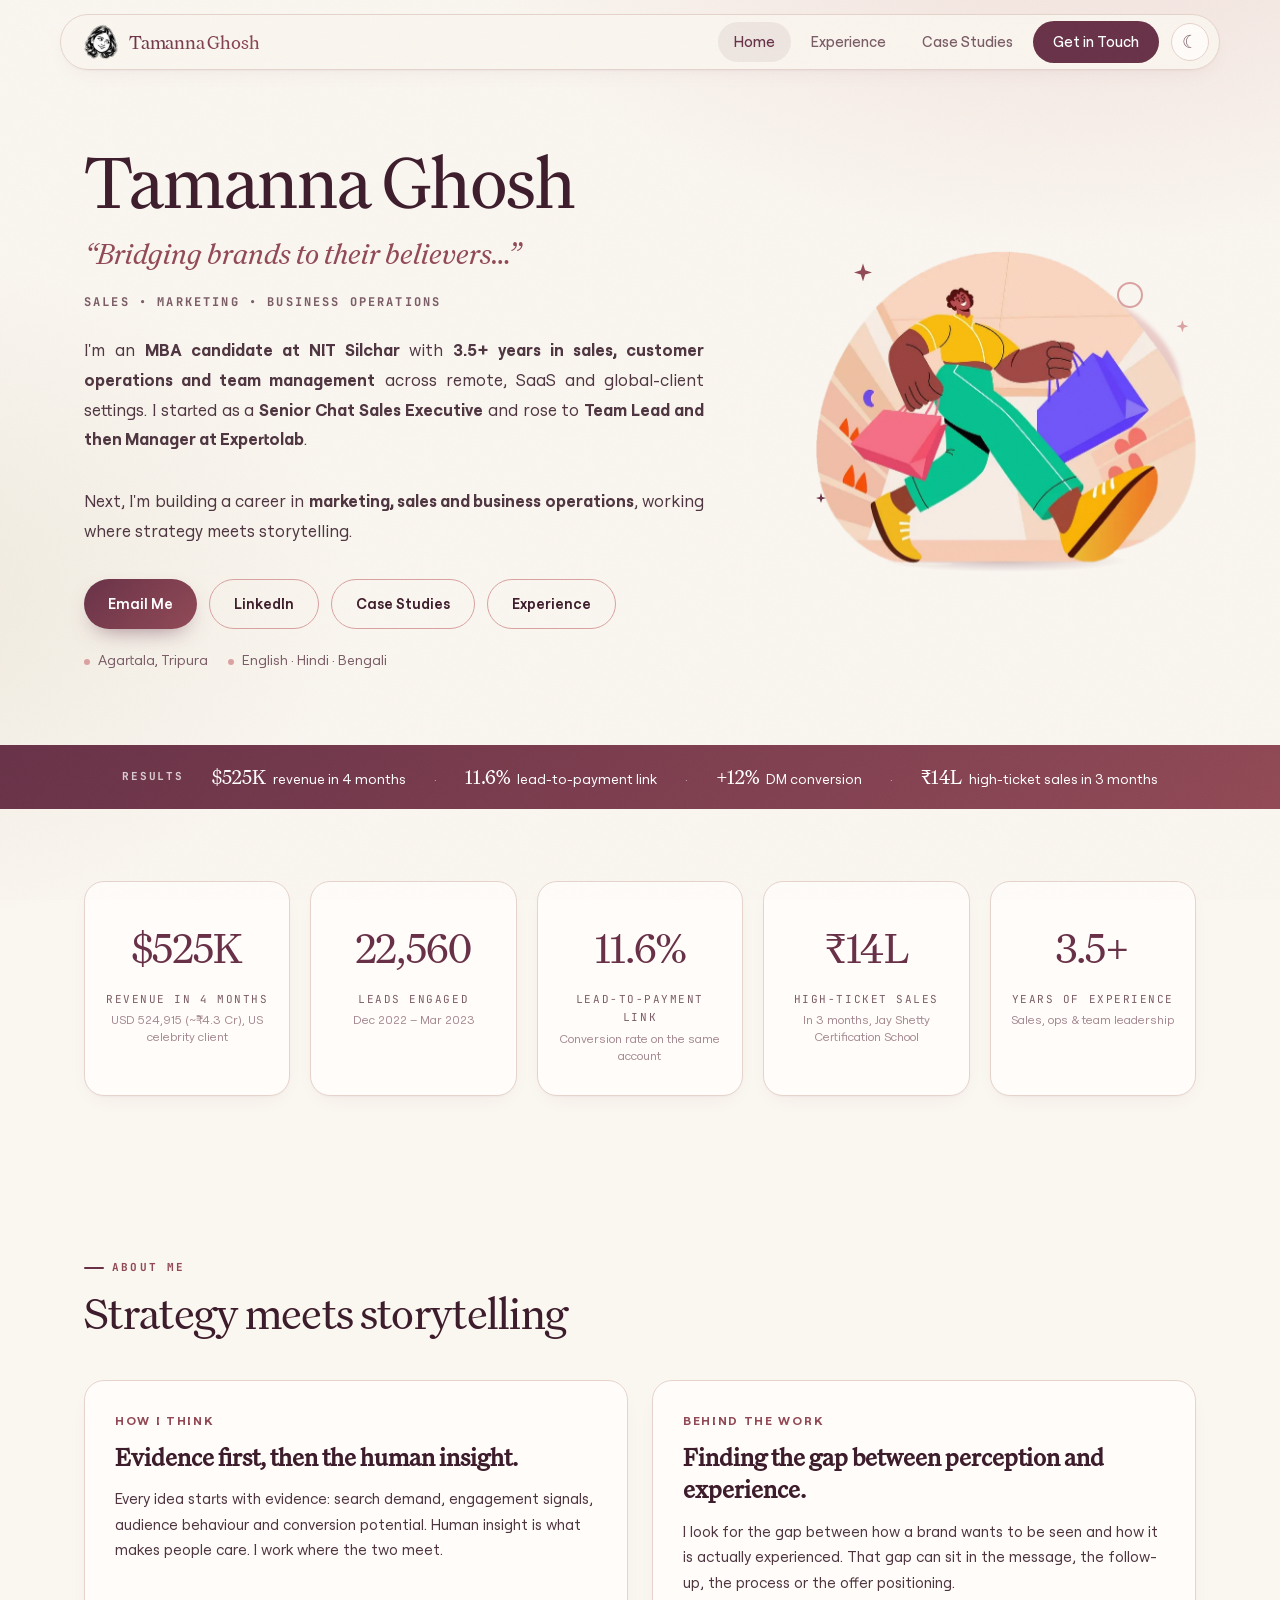
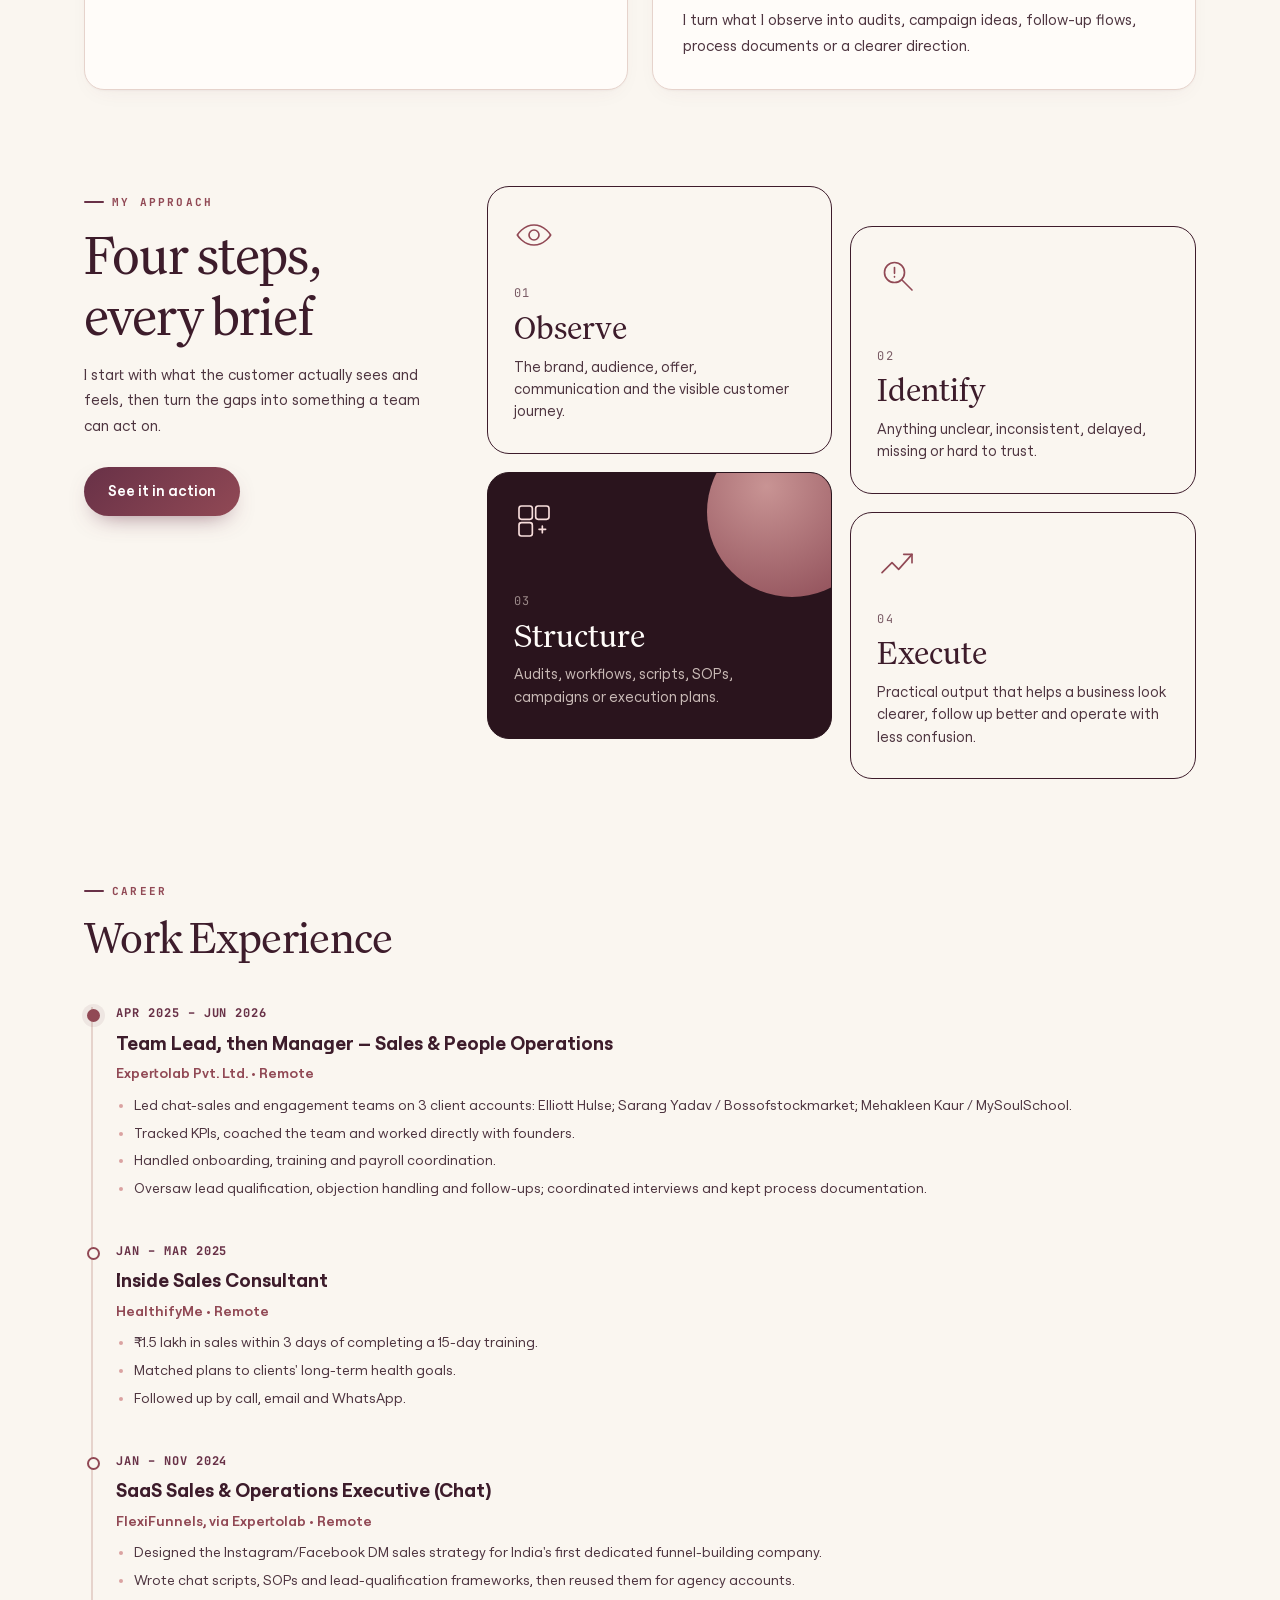
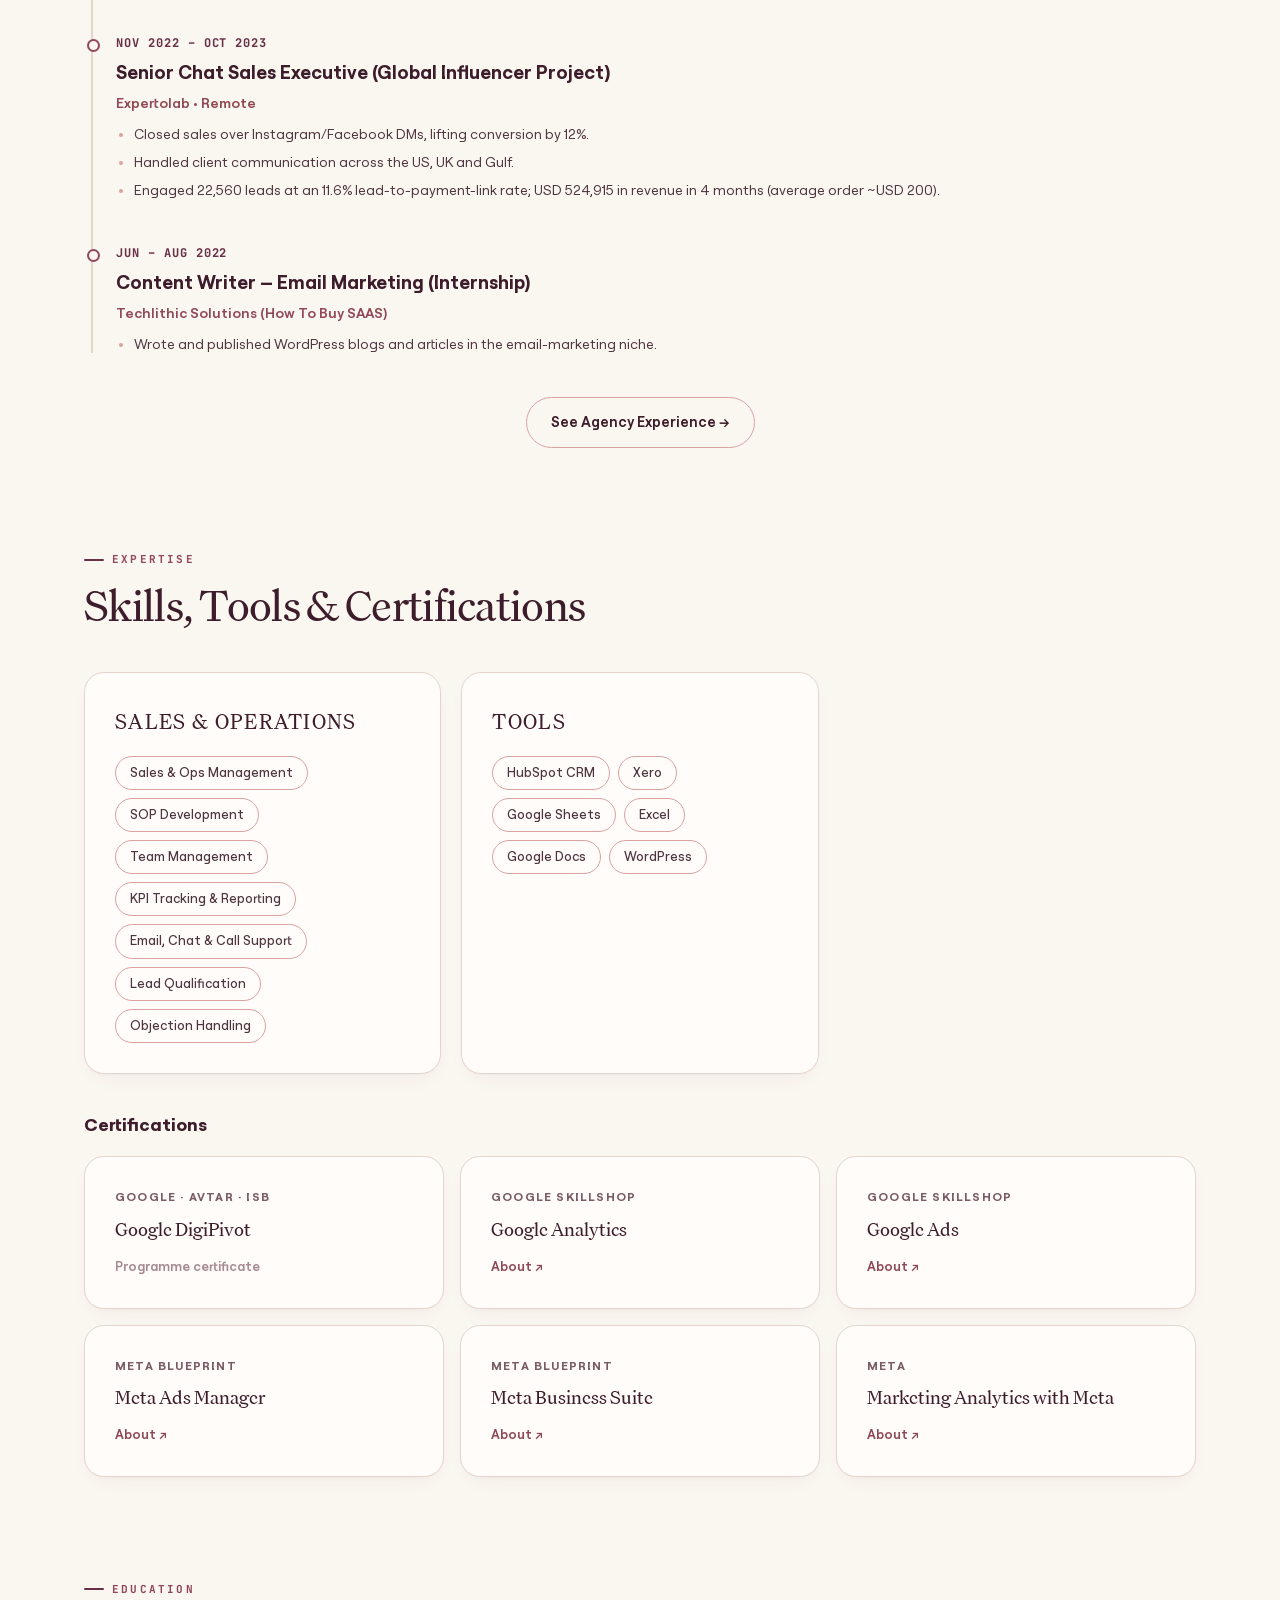
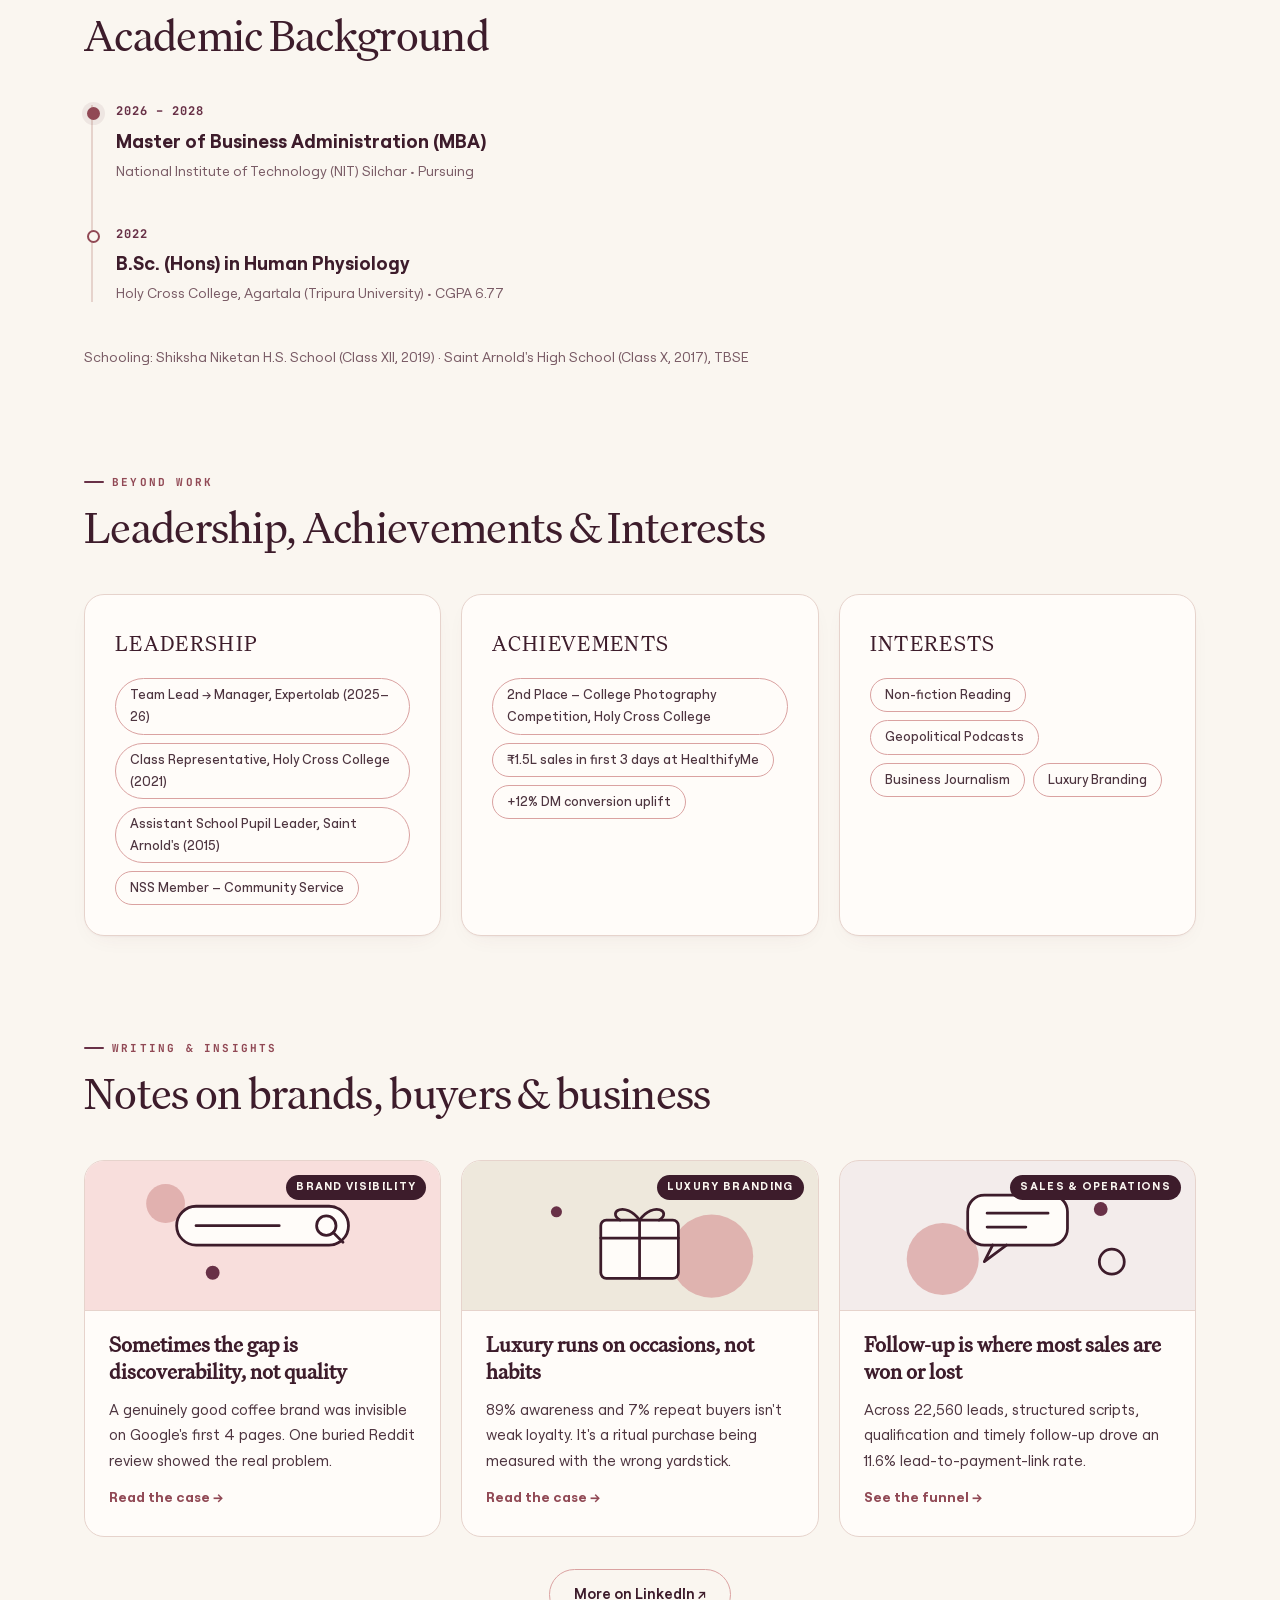
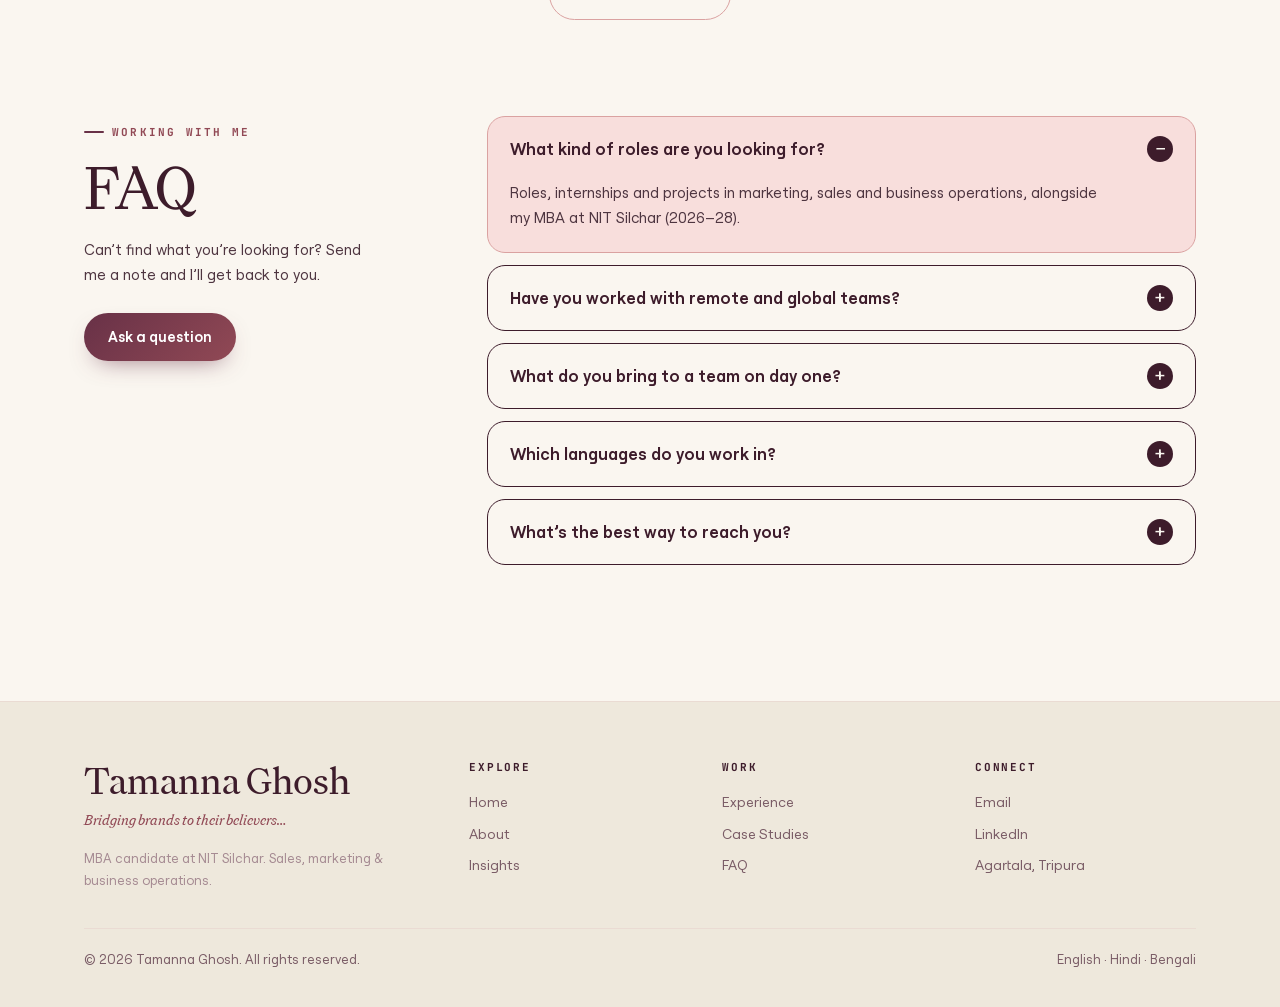
<file: index.html>
<!DOCTYPE html>
<html lang="en" data-theme="light">
<head>
    <meta charset="UTF-8">
    <meta name="viewport" content="width=device-width, initial-scale=1.0">
    <title>Tamanna Ghosh - Sales, Marketing &amp; Business Operations</title>
    <meta name="author" content="Tamanna Ghosh">
    <meta name="description" content="Tamanna Ghosh, MBA candidate at NIT Silchar (2026-28) with 3.5+ years in sales, customer operations and team management across remote, SaaS and global-client settings.">
    <meta property="og:title" content="Tamanna Ghosh - Bridging brands to their believers">
    <meta property="og:description" content="MBA candidate, NIT Silchar. 3.5+ years in chat sales, SaaS operations and team leadership. USD 524K+ revenue driven for a global client.">
    <meta property="og:type" content="website">
    <meta name="theme-color" content="#683147">
    <link rel="icon" href="images/favicon.ico" sizes="any">
    <link rel="icon" type="image/png" sizes="32x32" href="images/favicon-32.png">
    <link rel="icon" type="image/png" sizes="16x16" href="images/favicon-16.png">
    <link rel="apple-touch-icon" sizes="180x180" href="images/apple-touch-icon.png">
    <link rel="manifest" href="site.webmanifest">
    <link rel="stylesheet" href="styles.css">
    <link rel="stylesheet" href="ui.css">
    <script>document.documentElement.setAttribute('data-theme', localStorage.getItem('theme') || 'light');</script>
</head>
<body>

    <!-- Progress Bar -->
    <div class="progress-bar"></div>

    <!-- Navigation -->
    <nav class="nav">
        <div class="nav-inner">
            <a href="index.html" class="nav-brand">
                <img src="images/icon-96.png" alt="" width="36" height="36" class="nav-avatar">
                <span>Tamanna Ghosh</span>
            </a>
            <ul class="nav-links">
                <li><a href="index.html">Home</a></li>
                <li><a href="experience.html">Experience</a></li>
                <li><a href="case-studies.html">Case Studies</a></li>
                <li><a href="mailto:theamannayeah@gmail.com" class="nav-cta">Get in Touch</a></li>
                <li>
                    <button class="theme-toggle" aria-label="Toggle theme">
                        <span class="icon-sun">&#9728;</span>
                        <span class="icon-moon">&#9790;</span>
                    </button>
                </li>
            </ul>
            <button class="nav-toggle" aria-label="Toggle navigation">
                <span></span>
                <span></span>
                <span></span>
            </button>
        </div>
    </nav>

    <!-- Hero Section -->
    <section class="section section--hero">
        <div class="container">
            <div class="hero">
                <div class="hero-content">
                    <h1 class="hero-name">Tamanna Ghosh</h1>
                    <p class="hero-tagline">&ldquo;Bridging brands to their believers&hellip;&rdquo;</p>
                    <p class="hero-title">Sales &bull; Marketing &bull; Business Operations</p>
                    <p class="hero-bio">
                        I'm an <strong>MBA candidate at NIT Silchar</strong> with <strong>3.5+ years in sales, customer operations and team management</strong> across remote, SaaS and global-client settings. I started as a <strong>Senior Chat Sales Executive</strong> and rose to <strong>Team Lead and then Manager at Expertolab</strong>.
                    </p>
                    <p class="hero-bio">
                        Next, I'm building a career in <strong>marketing, sales and business operations</strong>, working where strategy meets storytelling.
                    </p>
                    <div class="hero-links">
                        <a href="mailto:theamannayeah@gmail.com" class="hero-link hero-link--primary">Email Me</a>
                        <a href="https://www.linkedin.com/in/tamanna-ghosh-819625210" target="_blank" rel="noopener noreferrer" class="hero-link hero-link--secondary">LinkedIn</a>
                        <a href="case-studies.html" class="hero-link hero-link--secondary">Case Studies</a>
                        <a href="experience.html" class="hero-link hero-link--secondary">Experience</a>
                    </div>
                    <div class="hero-meta">
                        <span>Agartala, Tripura</span>
                        <span>English &middot; Hindi &middot; Bengali</span>
                    </div>
                </div>
                <div class="hero-image hero-art" aria-hidden="false">
                    <div class="hero-art__blob"></div>
                    <span class="hero-art__spark hero-art__spark--1"></span>
                    <span class="hero-art__spark hero-art__spark--2"></span>
                    <span class="hero-art__spark hero-art__spark--3"></span>
                    <span class="hero-art__ring"></span>
                    <picture class="hero-art__figure">
                        <source srcset="images/hero-shopper.webp" type="image/webp">
                        <img src="images/hero-shopper.png" width="787" height="653" alt="Illustration of a happy shopper striding along with shopping bags">
                    </picture>
                    <span class="hero-art__shadow"></span>
                </div>
            </div>
        </div>
    </section>

    <!-- Results bar -->
    <div class="results-bar" aria-label="Headline results">
        <div class="container results-bar__inner">
            <span class="results-bar__label">Results</span>
            <span class="results-bar__item"><strong>$525K</strong> revenue in 4 months</span>
            <span class="results-bar__item"><strong>11.6%</strong> lead-to-payment link</span>
            <span class="results-bar__item"><strong>+12%</strong> DM conversion</span>
            <span class="results-bar__item"><strong>&#8377;14L</strong> high-ticket sales in 3 months</span>
        </div>
    </div>

    <!-- Stats -->
    <section class="section" style="padding-top: 0;">
        <div class="container">
            <div class="stats-row fade-in">
                <div class="stat-card card">
                    <div class="stat-card__number">$525K</div>
                    <div class="stat-card__label">Revenue in 4 months</div>
                    <div class="stat-card__note">USD 524,915 (~&#8377;4.3 Cr), US celebrity client</div>
                </div>
                <div class="stat-card card">
                    <div class="stat-card__number">22,560</div>
                    <div class="stat-card__label">Leads engaged</div>
                    <div class="stat-card__note">Dec 2022 &ndash; Mar 2023</div>
                </div>
                <div class="stat-card card">
                    <div class="stat-card__number">11.6%</div>
                    <div class="stat-card__label">Lead-to-payment link</div>
                    <div class="stat-card__note">Conversion rate on the same account</div>
                </div>
                <div class="stat-card card">
                    <div class="stat-card__number">&#8377;14L</div>
                    <div class="stat-card__label">High-ticket sales</div>
                    <div class="stat-card__note">In 3 months, Jay Shetty Certification School</div>
                </div>
                <div class="stat-card card">
                    <div class="stat-card__number">3.5+</div>
                    <div class="stat-card__label">Years of experience</div>
                    <div class="stat-card__note">Sales, ops &amp; team leadership</div>
                </div>
            </div>
        </div>
    </section>

    <!-- About -->
    <section class="section" style="padding-top: 0;" id="about">
        <div class="container">
            <div class="section-header fade-in">
                <div class="section-label">About Me</div>
                <h2 class="section-title">Strategy meets storytelling</h2>
            </div>
            <div class="about-grid fade-in">
                <div class="card about-card">
                    <div class="about-card__kicker">How I think</div>
                    <h3 class="about-card__title">Evidence first, then the human insight.</h3>
                    <p>Every idea starts with evidence: search demand, engagement signals, audience behaviour and conversion potential. Human insight is what makes people care. I work where the two meet.</p>
                </div>
                <div class="card about-card">
                    <div class="about-card__kicker">Behind the work</div>
                    <h3 class="about-card__title">Finding the gap between perception and experience.</h3>
                    <p>I look for the gap between how a brand wants to be seen and how it is actually experienced. That gap can sit in the message, the follow-up, the process or the offer positioning.</p>
                    <p>I turn what I observe into audits, campaign ideas, follow-up flows, process documents or a clearer direction.</p>
                </div>
            </div>
        </div>
    </section>

    <!-- Approach (bento) -->
    <section class="section" style="padding-top: 0;">
        <div class="container">
            <div class="bento fade-in">
                <div class="bento__intro">
                    <div class="section-label">My Approach</div>
                    <h2 class="section-title">Four steps, every brief</h2>
                    <p>I start with what the customer actually sees and feels, then turn the gaps into something a team can act on.</p>
                    <a href="case-studies.html" class="hero-link hero-link--primary">See it in action</a>
                </div>
                <div class="bento__grid">
                    <div class="bento-card">
                        <svg class="bento-card__icon" viewBox="0 0 48 48" aria-hidden="true"><path d="M4 24s7-12 20-12 20 12 20 12-7 12-20 12S4 24 4 24z"/><circle cx="24" cy="24" r="6"/></svg>
                        <span class="bento-card__num">01</span>
                        <h3 class="bento-card__title">Observe</h3>
                        <p>The brand, audience, offer, communication and the visible customer journey.</p>
                    </div>
                    <div class="bento-card">
                        <svg class="bento-card__icon" viewBox="0 0 48 48" aria-hidden="true"><circle cx="21" cy="21" r="12"/><path d="M30 30l12 12"/><path d="M21 15v7M21 26v.5"/></svg>
                        <span class="bento-card__num">02</span>
                        <h3 class="bento-card__title">Identify</h3>
                        <p>Anything unclear, inconsistent, delayed, missing or hard to trust.</p>
                    </div>
                    <div class="bento-card bento-card--feature">
                        <span class="bento-card__orb" aria-hidden="true"></span>
                        <svg class="bento-card__icon" viewBox="0 0 48 48" aria-hidden="true"><rect x="6" y="6" width="16" height="16" rx="3"/><rect x="26" y="6" width="16" height="16" rx="3"/><rect x="6" y="26" width="16" height="16" rx="3"/><path d="M30 34h8M34 30v8"/></svg>
                        <span class="bento-card__num">03</span>
                        <h3 class="bento-card__title">Structure</h3>
                        <p>Audits, workflows, scripts, SOPs, campaigns or execution plans.</p>
                    </div>
                    <div class="bento-card">
                        <svg class="bento-card__icon" viewBox="0 0 48 48" aria-hidden="true"><path d="M6 38l12-12 8 8 16-18"/><path d="M32 16h10v10"/></svg>
                        <span class="bento-card__num">04</span>
                        <h3 class="bento-card__title">Execute</h3>
                        <p>Practical output that helps a business look clearer, follow up better and operate with less confusion.</p>
                    </div>
                </div>
            </div>
        </div>
    </section>

    <!-- Experience -->
    <section class="section" style="padding-top: 0;" id="experience">
        <div class="container">
            <div class="section-header fade-in">
                <div class="section-label">Career</div>
                <h2 class="section-title">Work Experience</h2>
            </div>
            <div class="timeline fade-in">
                <div class="timeline-item">
                    <div class="timeline-item__year">Apr 2025 &ndash; Jun 2026</div>
                    <div class="timeline-item__title">Team Lead, then Manager &ndash; Sales &amp; People Operations</div>
                    <div class="timeline-item__org">Expertolab Pvt. Ltd. &bull; Remote</div>
                    <ul class="timeline-item__list">
                        <li>Led chat-sales and engagement teams on 3 client accounts: Elliott Hulse; Sarang Yadav / Bossofstockmarket; Mehakleen Kaur / MySoulSchool.</li>
                        <li>Tracked KPIs, coached the team and worked directly with founders.</li>
                        <li>Handled onboarding, training and payroll coordination.</li>
                        <li>Oversaw lead qualification, objection handling and follow-ups; coordinated interviews and kept process documentation.</li>
                    </ul>
                </div>
                <div class="timeline-item">
                    <div class="timeline-item__year">Jan &ndash; Mar 2025</div>
                    <div class="timeline-item__title">Inside Sales Consultant</div>
                    <div class="timeline-item__org">HealthifyMe &bull; Remote</div>
                    <ul class="timeline-item__list">
                        <li>&#8377;1.5 lakh in sales within 3 days of completing a 15-day training.</li>
                        <li>Matched plans to clients' long-term health goals.</li>
                        <li>Followed up by call, email and WhatsApp.</li>
                    </ul>
                </div>
                <div class="timeline-item">
                    <div class="timeline-item__year">Jan &ndash; Nov 2024</div>
                    <div class="timeline-item__title">SaaS Sales &amp; Operations Executive (Chat)</div>
                    <div class="timeline-item__org">FlexiFunnels, via Expertolab &bull; Remote</div>
                    <ul class="timeline-item__list">
                        <li>Designed the Instagram/Facebook DM sales strategy for India's first dedicated funnel-building company.</li>
                        <li>Wrote chat scripts, SOPs and lead-qualification frameworks, then reused them for agency accounts.</li>
                    </ul>
                </div>
                <div class="timeline-item">
                    <div class="timeline-item__year">Nov 2022 &ndash; Oct 2023</div>
                    <div class="timeline-item__title">Senior Chat Sales Executive (Global Influencer Project)</div>
                    <div class="timeline-item__org">Expertolab &bull; Remote</div>
                    <ul class="timeline-item__list">
                        <li>Closed sales over Instagram/Facebook DMs, lifting conversion by 12%.</li>
                        <li>Handled client communication across the US, UK and Gulf.</li>
                        <li>Engaged 22,560 leads at an 11.6% lead-to-payment-link rate; USD 524,915 in revenue in 4 months (average order ~USD 200).</li>
                    </ul>
                </div>
                <div class="timeline-item">
                    <div class="timeline-item__year">Jun &ndash; Aug 2022</div>
                    <div class="timeline-item__title">Content Writer &ndash; Email Marketing (Internship)</div>
                    <div class="timeline-item__org">Techlithic Solutions (How To Buy SAAS)</div>
                    <ul class="timeline-item__list">
                        <li>Wrote and published WordPress blogs and articles in the email-marketing niche.</li>
                    </ul>
                </div>
            </div>
            <div style="text-align: center; margin-top: 32px;" class="fade-in">
                <a href="experience.html" class="hero-link hero-link--secondary">See Agency Experience &rarr;</a>
            </div>
        </div>
    </section>

    <!-- Skills, Tools & Certifications -->
    <section class="section" style="padding-top: 0;">
        <div class="container">
            <div class="section-header fade-in">
                <div class="section-label">Expertise</div>
                <h2 class="section-title">Skills, Tools &amp; Certifications</h2>
            </div>
            <div class="skills-grid fade-in">
                <div class="card skill-group">
                    <div class="skill-group__title">Sales &amp; Operations</div>
                    <div class="skill-tags">
                        <span class="skill-tag">Sales &amp; Ops Management</span>
                        <span class="skill-tag">SOP Development</span>
                        <span class="skill-tag">Team Management</span>
                        <span class="skill-tag">KPI Tracking &amp; Reporting</span>
                        <span class="skill-tag">Email, Chat &amp; Call Support</span>
                        <span class="skill-tag">Lead Qualification</span>
                        <span class="skill-tag">Objection Handling</span>
                    </div>
                </div>
                <div class="card skill-group">
                    <div class="skill-group__title">Tools</div>
                    <div class="skill-tags">
                        <span class="skill-tag">HubSpot CRM</span>
                        <span class="skill-tag">Xero</span>
                        <span class="skill-tag">Google Sheets</span>
                        <span class="skill-tag">Excel</span>
                        <span class="skill-tag">Google Docs</span>
                        <span class="skill-tag">WordPress</span>
                    </div>
                </div>
            </div>

            <!-- Certifications: each card links to the issuer's programme page.
                 When Tamanna sends her credential URLs, put them in href and change the
                 link text from "About" to "Verify credential". -->
            <h3 class="cert-heading fade-in">Certifications</h3>
            <div class="cert-cards fade-in">
                <div class="card cert-card cert-card--static">
                    <span class="cert-card__issuer">Google &middot; Avtar &middot; ISB</span>
                    <span class="cert-card__name">Google DigiPivot</span>
                    <span class="cert-card__link">Programme certificate</span>
                </div>
                <a class="card cert-card" href="https://skillshop.withgoogle.com/" target="_blank" rel="noopener noreferrer">
                    <span class="cert-card__issuer">Google Skillshop</span>
                    <span class="cert-card__name">Google Analytics</span>
                    <span class="cert-card__link">About &#8599;</span>
                </a>
                <a class="card cert-card" href="https://skillshop.withgoogle.com/" target="_blank" rel="noopener noreferrer">
                    <span class="cert-card__issuer">Google Skillshop</span>
                    <span class="cert-card__name">Google Ads</span>
                    <span class="cert-card__link">About &#8599;</span>
                </a>
                <a class="card cert-card" href="https://www.facebook.com/business/learn" target="_blank" rel="noopener noreferrer">
                    <span class="cert-card__issuer">Meta Blueprint</span>
                    <span class="cert-card__name">Meta Ads Manager</span>
                    <span class="cert-card__link">About &#8599;</span>
                </a>
                <a class="card cert-card" href="https://www.facebook.com/business/learn" target="_blank" rel="noopener noreferrer">
                    <span class="cert-card__issuer">Meta Blueprint</span>
                    <span class="cert-card__name">Meta Business Suite</span>
                    <span class="cert-card__link">About &#8599;</span>
                </a>
                <a class="card cert-card" href="https://www.facebook.com/business/learn" target="_blank" rel="noopener noreferrer">
                    <span class="cert-card__issuer">Meta</span>
                    <span class="cert-card__name">Marketing Analytics with Meta</span>
                    <span class="cert-card__link">About &#8599;</span>
                </a>
            </div>
        </div>
    </section>

    <!-- Education -->
    <section class="section" style="padding-top: 0;">
        <div class="container">
            <div class="section-header fade-in">
                <div class="section-label">Education</div>
                <h2 class="section-title">Academic Background</h2>
            </div>
            <div class="timeline fade-in">
                <div class="timeline-item">
                    <div class="timeline-item__year">2026 &ndash; 2028</div>
                    <div class="timeline-item__title">Master of Business Administration (MBA)</div>
                    <div class="timeline-item__subtitle">National Institute of Technology (NIT) Silchar &bull; Pursuing</div>
                </div>
                <div class="timeline-item">
                    <div class="timeline-item__year">2022</div>
                    <div class="timeline-item__title">B.Sc. (Hons) in Human Physiology</div>
                    <div class="timeline-item__subtitle">Holy Cross College, Agartala (Tripura University) &bull; CGPA 6.77</div>
                </div>
            </div>
            <p class="edu-schooling fade-in">Schooling: Shiksha Niketan H.S. School (Class XII, 2019) &middot; Saint Arnold's High School (Class X, 2017), TBSE</p>
        </div>
    </section>

    <!-- Leadership & Interests -->
    <section class="section" style="padding-top: 0;">
        <div class="container">
            <div class="section-header fade-in">
                <div class="section-label">Beyond Work</div>
                <h2 class="section-title">Leadership, Achievements &amp; Interests</h2>
            </div>
            <div class="skills-grid fade-in">
                <div class="card skill-group">
                    <div class="skill-group__title">Leadership</div>
                    <div class="skill-tags">
                        <span class="skill-tag">Team Lead &rarr; Manager, Expertolab (2025&ndash;26)</span>
                        <span class="skill-tag">Class Representative, Holy Cross College (2021)</span>
                        <span class="skill-tag">Assistant School Pupil Leader, Saint Arnold's (2015)</span>
                        <span class="skill-tag">NSS Member &ndash; Community Service</span>
                    </div>
                </div>
                <div class="card skill-group">
                    <div class="skill-group__title">Achievements</div>
                    <div class="skill-tags">
                        <span class="skill-tag">2nd Place &ndash; College Photography Competition, Holy Cross College</span>
                        <span class="skill-tag">&#8377;1.5L sales in first 3 days at HealthifyMe</span>
                        <span class="skill-tag">+12% DM conversion uplift</span>
                    </div>
                </div>
                <div class="card skill-group">
                    <div class="skill-group__title">Interests</div>
                    <div class="skill-tags">
                        <span class="skill-tag">Non-fiction Reading</span>
                        <span class="skill-tag">Geopolitical Podcasts</span>
                        <span class="skill-tag">Business Journalism</span>
                        <span class="skill-tag">Luxury Branding</span>
                    </div>
                </div>
            </div>
        </div>
    </section>

    <!-- Insights -->
    <section class="section" style="padding-top: 0;" id="insights">
        <div class="container">
            <div class="section-header fade-in">
                <div class="section-label">Writing &amp; Insights</div>
                <h2 class="section-title">Notes on brands, buyers &amp; business</h2>
            </div>
            <div class="insight-grid fade-in">
                <a class="card insight-card" href="case-studies.html">
                    <div class="insight-card__art"><svg viewBox="0 0 200 90" aria-hidden="true"><circle cx="30" cy="22" r="14" class="soft"/><rect x="38" y="24" width="124" height="28" rx="14" class="ln fill"/><path d="M52 38h60" class="ln"/><circle cx="146" cy="38" r="7" class="ln"/><path d="M151 43l7 7" class="ln"/><circle cx="64" cy="72" r="5" class="dot"/></svg><span class="insight-card__tag">Brand Visibility</span></div>
                    <h3 class="insight-card__title">Sometimes the gap is discoverability, not quality</h3>
                    <p>A genuinely good coffee brand was invisible on Google's first 4 pages. One buried Reddit review showed the real problem.</p>
                    <span class="insight-card__more">Read the case &rarr;</span>
                </a>
                <a class="card insight-card" href="case-studies.html">
                    <div class="insight-card__art"><svg viewBox="0 0 200 90" aria-hidden="true"><circle cx="152" cy="60" r="30" class="soft"/><rect x="72" y="34" width="56" height="42" rx="4" class="ln fill"/><path d="M72 47h56M100 34v42" class="ln"/><path d="M100 34c-10-14-24-6-14 0M100 34c10-14 24-6 14 0" class="ln"/><circle cx="40" cy="28" r="4" class="dot"/></svg><span class="insight-card__tag">Luxury Branding</span></div>
                    <h3 class="insight-card__title">Luxury runs on occasions, not habits</h3>
                    <p>89% awareness and 7% repeat buyers isn't weak loyalty. It's a ritual purchase being measured with the wrong yardstick.</p>
                    <span class="insight-card__more">Read the case &rarr;</span>
                </a>
                <a class="card insight-card" href="experience.html">
                    <div class="insight-card__art"><svg viewBox="0 0 200 90" aria-hidden="true"><circle cx="46" cy="62" r="26" class="soft"/><rect x="64" y="16" width="72" height="36" rx="12" class="ln fill"/><path d="M82 52l-6 12 16-12" class="ln"/><path d="M78 29h44M78 39h28" class="ln"/><circle cx="160" cy="26" r="5" class="dot"/><circle cx="168" cy="64" r="9" class="ln"/></svg><span class="insight-card__tag">Sales &amp; Operations</span></div>
                    <h3 class="insight-card__title">Follow-up is where most sales are won or lost</h3>
                    <p>Across 22,560 leads, structured scripts, qualification and timely follow-up drove an 11.6% lead-to-payment-link rate.</p>
                    <span class="insight-card__more">See the funnel &rarr;</span>
                </a>
            </div>
            <div style="text-align: center; margin-top: 32px;" class="fade-in">
                <a href="https://www.linkedin.com/in/tamanna-ghosh-819625210" target="_blank" rel="noopener noreferrer" class="hero-link hero-link--secondary">More on LinkedIn &#8599;</a>
            </div>
        </div>
    </section>


    <!-- FAQ -->
    <section class="section" style="padding-top: 0;" id="faq">
        <div class="container">
            <div class="faq fade-in">
                <div class="faq__intro">
                    <div class="section-label">Working With Me</div>
                    <h2 class="section-title">FAQ</h2>
                    <p>Can&rsquo;t find what you&rsquo;re looking for? Send me a note and I&rsquo;ll get back to you.</p>
                    <a href="mailto:theamannayeah@gmail.com" class="hero-link hero-link--primary">Ask a question</a>
                </div>
                <div class="faq__list">
                    <details class="faq-item" open>
                        <summary>What kind of roles are you looking for?</summary>
                        <p>Roles, internships and projects in marketing, sales and business operations, alongside my MBA at NIT Silchar (2026&ndash;28).</p>
                    </details>
                    <details class="faq-item">
                        <summary>Have you worked with remote and global teams?</summary>
                        <p>Yes. All 3.5+ years of my experience have been remote, with clients and customers across the US, UK and the Gulf.</p>
                    </details>
                    <details class="faq-item">
                        <summary>What do you bring to a team on day one?</summary>
                        <p>Chat scripts, SOPs, lead-qualification frameworks and follow-up flows, plus experience tracking KPIs, coaching teams and working directly with founders.</p>
                    </details>
                    <details class="faq-item">
                        <summary>Which languages do you work in?</summary>
                        <p>English, Hindi and Bengali.</p>
                    </details>
                    <details class="faq-item">
                        <summary>What&rsquo;s the best way to reach you?</summary>
                        <p>Email or LinkedIn for a first conversation. WhatsApp is available after the initial inquiry.</p>
                    </details>
                </div>
            </div>
        </div>
    </section>

    <!-- Footer -->
    <footer class="footer">
        <div class="container">
            <div class="footer-cols">
                <div class="footer-brand">
                    <div class="footer-name">Tamanna Ghosh</div>
                    <div class="footer-tagline">Bridging brands to their believers&hellip;</div>
                    <p class="footer-blurb">MBA candidate at NIT Silchar. Sales, marketing &amp; business operations.</p>
                </div>
                <div class="footer-col">
                    <h4>Explore</h4>
                    <ul>
                        <li><a href="index.html">Home</a></li>
                        <li><a href="index.html#about">About</a></li>
                        <li><a href="index.html#insights">Insights</a></li>
                    </ul>
                </div>
                <div class="footer-col">
                    <h4>Work</h4>
                    <ul>
                        <li><a href="experience.html">Experience</a></li>
                        <li><a href="case-studies.html">Case Studies</a></li>
                        <li><a href="index.html#faq">FAQ</a></li>
                    </ul>
                </div>
                <div class="footer-col">
                    <h4>Connect</h4>
                    <ul>
                        <li><a href="mailto:theamannayeah@gmail.com">Email</a></li>
                        <li><a href="https://www.linkedin.com/in/tamanna-ghosh-819625210" target="_blank" rel="noopener noreferrer">LinkedIn</a></li>
                        <li><span>Agartala, Tripura</span></li>
                    </ul>
                </div>
            </div>
            <div class="footer-bottom">
                <span>&copy; <span id="current-year"></span> Tamanna Ghosh. All rights reserved.</span>
                <span>English &middot; Hindi &middot; Bengali</span>
            </div>
        </div>
    </footer>

    <!-- Back to Top -->
    <button class="back-to-top" aria-label="Back to top">&uarr;</button>

    <script src="script.js"></script>
</body>
</html>
</file>
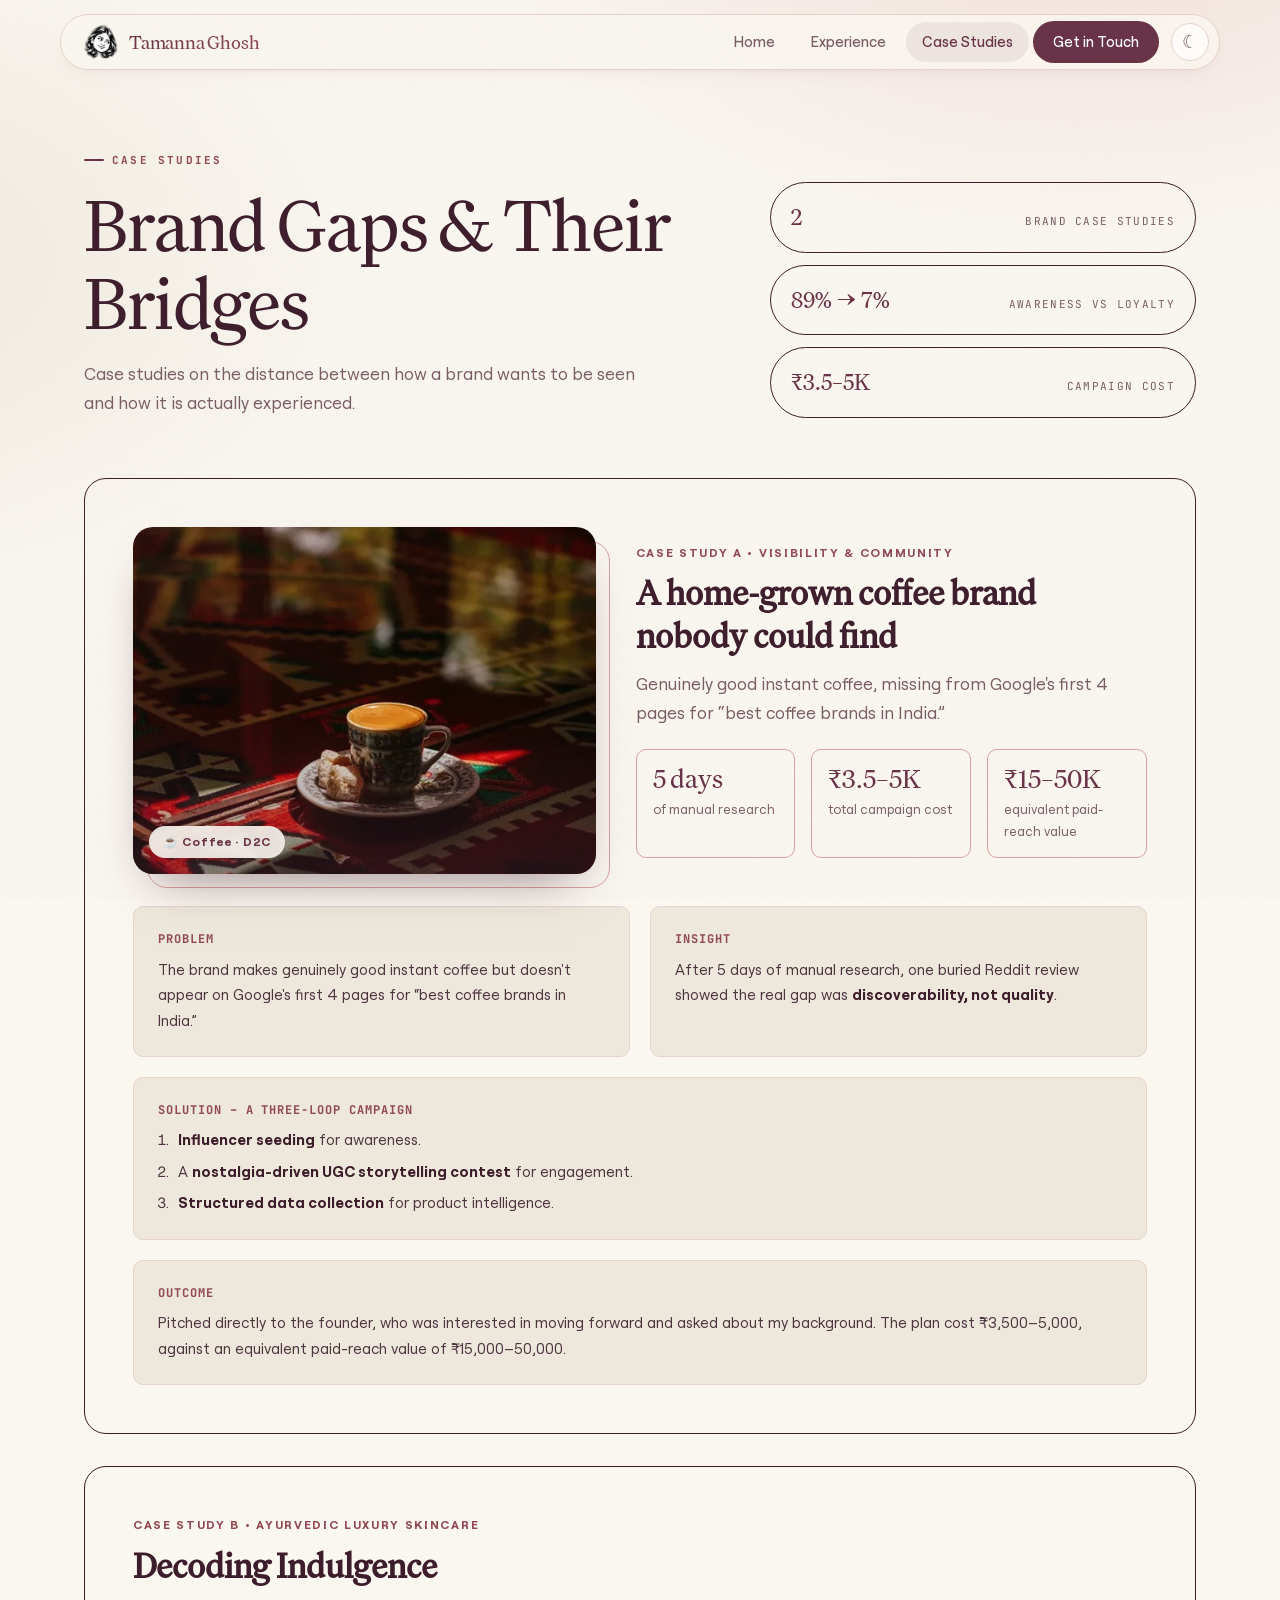
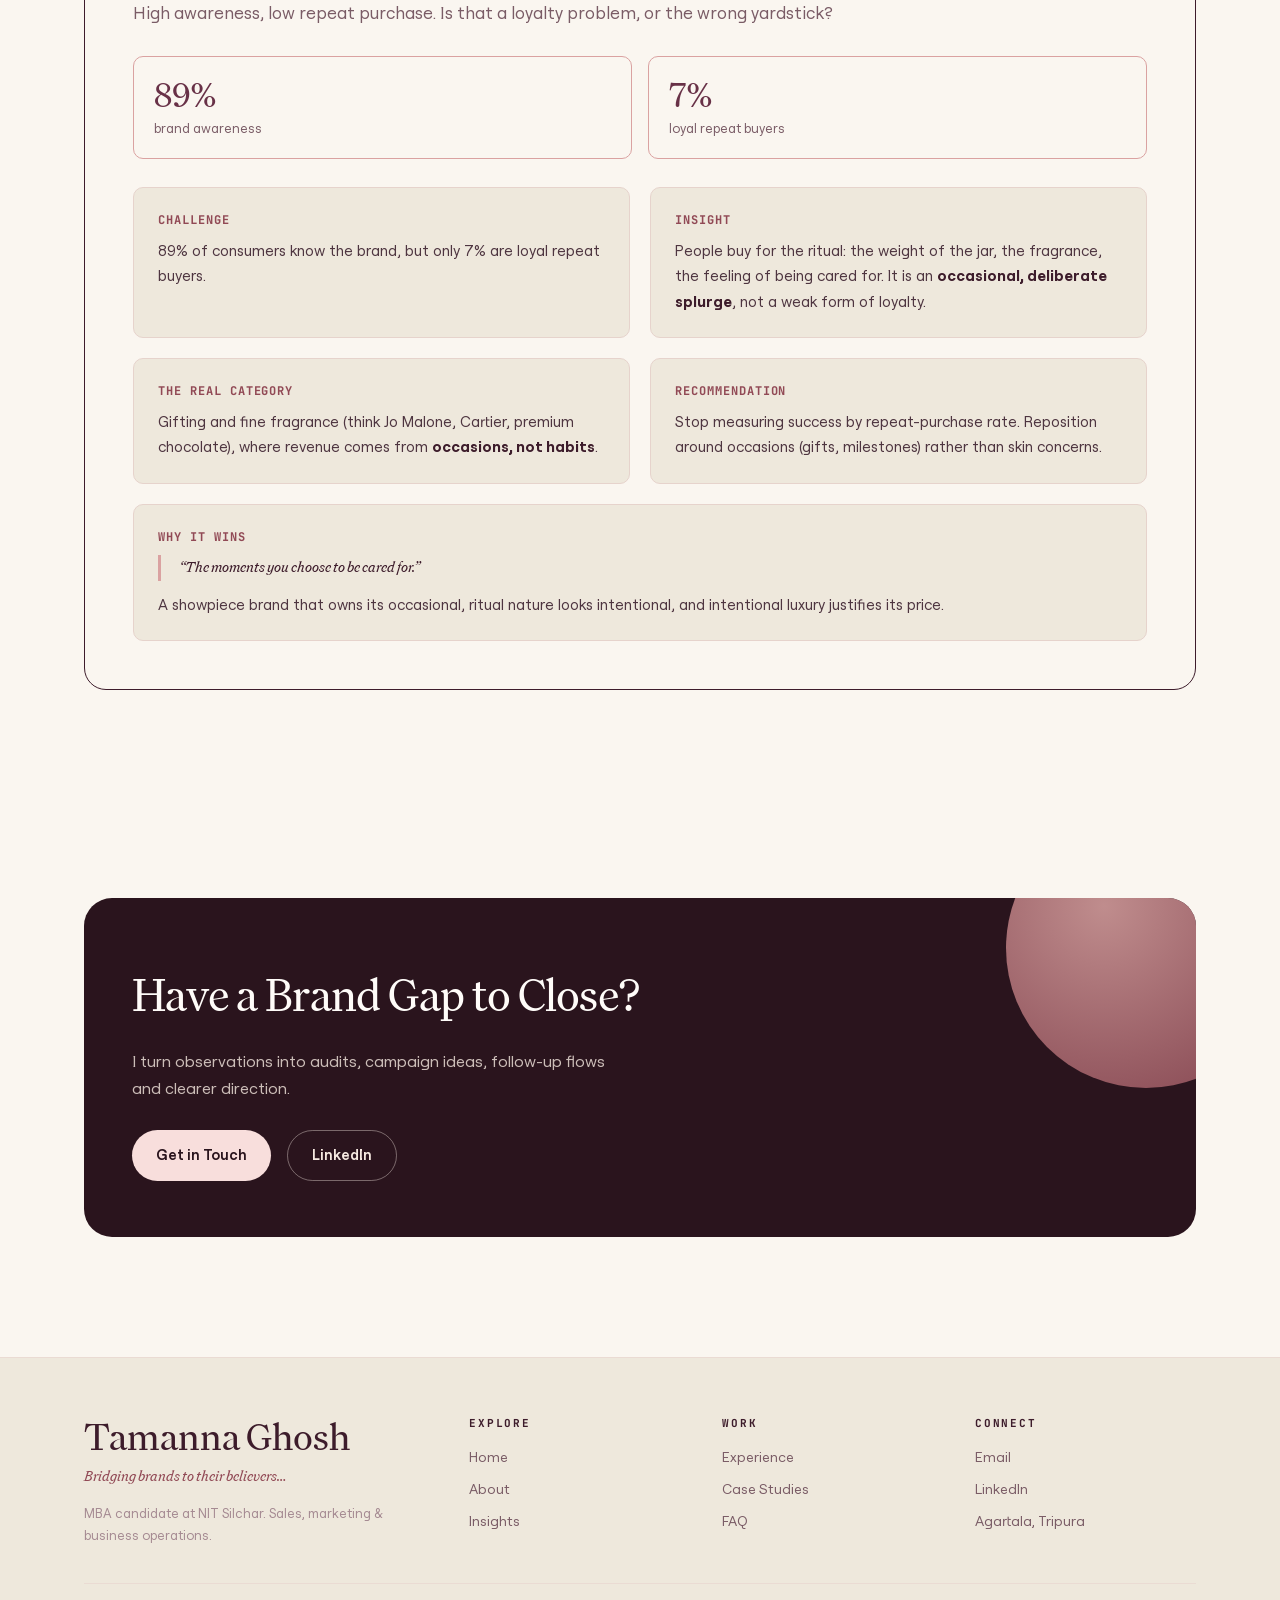
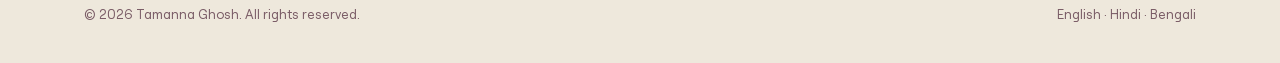
<file: case-studies.html>
<!DOCTYPE html>
<html lang="en" data-theme="light">
<head>
    <meta charset="UTF-8">
    <meta name="viewport" content="width=device-width, initial-scale=1.0">
    <title>Case Studies - Tamanna Ghosh</title>
    <meta name="author" content="Tamanna Ghosh">
    <meta name="description" content="Brand gaps and their bridges: brand strategy case studies by Tamanna Ghosh on a home-grown coffee brand and an Ayurvedic luxury skincare brand.">
    <meta name="theme-color" content="#683147">
    <link rel="icon" href="images/favicon.ico" sizes="any">
    <link rel="icon" type="image/png" sizes="32x32" href="images/favicon-32.png">
    <link rel="icon" type="image/png" sizes="16x16" href="images/favicon-16.png">
    <link rel="apple-touch-icon" sizes="180x180" href="images/apple-touch-icon.png">
    <link rel="manifest" href="site.webmanifest">
    <link rel="stylesheet" href="styles.css">
    <link rel="stylesheet" href="ui.css">
    <script>document.documentElement.setAttribute('data-theme', localStorage.getItem('theme') || 'light');</script>
</head>
<body>

    <!-- Progress Bar -->
    <div class="progress-bar"></div>

    <!-- Navigation -->
    <nav class="nav">
        <div class="nav-inner">
            <a href="index.html" class="nav-brand">
                <img src="images/icon-96.png" alt="" width="36" height="36" class="nav-avatar">
                <span>Tamanna Ghosh</span>
            </a>
            <ul class="nav-links">
                <li><a href="index.html">Home</a></li>
                <li><a href="experience.html">Experience</a></li>
                <li><a href="case-studies.html">Case Studies</a></li>
                <li><a href="mailto:theamannayeah@gmail.com" class="nav-cta">Get in Touch</a></li>
                <li>
                    <button class="theme-toggle" aria-label="Toggle theme">
                        <span class="icon-sun">&#9728;</span>
                        <span class="icon-moon">&#9790;</span>
                    </button>
                </li>
            </ul>
            <button class="nav-toggle" aria-label="Toggle navigation">
                <span></span>
                <span></span>
                <span></span>
            </button>
        </div>
    </nav>

    <!-- Page Header -->
    <section class="page-intro">
        <div class="container page-intro__inner">
            <div class="page-intro__text">
                <div class="section-label">Case Studies</div>
                <h1 class="page-intro__title">Brand Gaps &amp; Their Bridges</h1>
                <p class="page-intro__lede">Case studies on the distance between how a brand wants to be seen and how it is actually experienced.</p>
            </div>
            <div class="page-intro__facts">
                    <div class="page-intro__fact"><span class="page-intro__value">2</span><span class="page-intro__label">brand case studies</span></div>
                    <div class="page-intro__fact"><span class="page-intro__value">89% &rarr; 7%</span><span class="page-intro__label">awareness vs loyalty</span></div>
                    <div class="page-intro__fact"><span class="page-intro__value">&#8377;3.5&ndash;5K</span><span class="page-intro__label">campaign cost</span></div>
            </div>
        </div>
    </section>

    <section class="section" style="padding-top: 20px;">
        <div class="container">

            <!-- Case Study A -->
            <article class="card case-study fade-in">
                <div class="case-intro">
                    <figure class="case-media">
                        <div class="case-media__frame">
                            <picture>
                                <source srcset="images/case-coffee.webp" type="image/webp">
                                <img src="images/case-coffee.jpg" width="640" height="427" loading="lazy" alt="A cup of coffee on a saucer with sweets, on a red woven rug in warm sunlight">
                            </picture>
                            <span class="case-media__chip">&#9749; Coffee &middot; D2C</span>
                        </div>
                    </figure>
                    <div class="case-intro__text">
                        <div class="case-study__eyebrow">Case Study A &bull; Visibility &amp; Community</div>
                        <h2 class="case-study__title">A home-grown coffee brand nobody could find</h2>
                        <p class="case-study__lede">Genuinely good instant coffee, missing from Google's first 4 pages for &ldquo;best coffee brands in India.&rdquo;</p>

                        <div class="case-study__kpis">
                            <div class="case-kpi">
                                <div class="case-kpi__value">5 days</div>
                                <div class="case-kpi__label">of manual research</div>
                            </div>
                            <div class="case-kpi">
                                <div class="case-kpi__value">&#8377;3.5&ndash;5K</div>
                                <div class="case-kpi__label">total campaign cost</div>
                            </div>
                            <div class="case-kpi">
                                <div class="case-kpi__value">&#8377;15&ndash;50K</div>
                                <div class="case-kpi__label">equivalent paid-reach value</div>
                            </div>
                        </div>
                    </div>
                </div>

                <div class="case-study__grid">
                    <div class="case-block">
                        <div class="case-block__label">Problem</div>
                        <p>The brand makes genuinely good instant coffee but doesn't appear on Google's first 4 pages for &ldquo;best coffee brands in India.&rdquo;</p>
                    </div>
                    <div class="case-block">
                        <div class="case-block__label">Insight</div>
                        <p>After 5 days of manual research, one buried Reddit review showed the real gap was <strong>discoverability, not quality</strong>.</p>
                    </div>
                    <div class="case-block case-block--wide">
                        <div class="case-block__label">Solution &ndash; a three-loop campaign</div>
                        <ol>
                            <li><strong>Influencer seeding</strong> for awareness.</li>
                            <li>A <strong>nostalgia-driven UGC storytelling contest</strong> for engagement.</li>
                            <li><strong>Structured data collection</strong> for product intelligence.</li>
                        </ol>
                    </div>
                    <div class="case-block case-block--wide">
                        <div class="case-block__label">Outcome</div>
                        <p>Pitched directly to the founder, who was interested in moving forward and asked about my background. The plan cost &#8377;3,500&ndash;5,000, against an equivalent paid-reach value of &#8377;15,000&ndash;50,000.</p>
                    </div>
                </div>
            </article>

            <!-- Case Study B -->
            <article class="card case-study fade-in">
                <div class="case-study__eyebrow">Case Study B &bull; Ayurvedic Luxury Skincare</div>
                <h2 class="case-study__title">Decoding Indulgence</h2>
                <p class="case-study__lede">High awareness, low repeat purchase. Is that a loyalty problem, or the wrong yardstick?</p>

                <div class="case-study__kpis">
                    <div class="case-kpi">
                        <div class="case-kpi__value">89%</div>
                        <div class="case-kpi__label">brand awareness</div>
                    </div>
                    <div class="case-kpi">
                        <div class="case-kpi__value">7%</div>
                        <div class="case-kpi__label">loyal repeat buyers</div>
                    </div>
                </div>

                <div class="case-study__grid">
                    <div class="case-block">
                        <div class="case-block__label">Challenge</div>
                        <p>89% of consumers know the brand, but only 7% are loyal repeat buyers.</p>
                    </div>
                    <div class="case-block">
                        <div class="case-block__label">Insight</div>
                        <p>People buy for the ritual: the weight of the jar, the fragrance, the feeling of being cared for. It is an <strong>occasional, deliberate splurge</strong>, not a weak form of loyalty.</p>
                    </div>
                    <div class="case-block">
                        <div class="case-block__label">The real category</div>
                        <p>Gifting and fine fragrance (think Jo Malone, Cartier, premium chocolate), where revenue comes from <strong>occasions, not habits</strong>.</p>
                    </div>
                    <div class="case-block">
                        <div class="case-block__label">Recommendation</div>
                        <p>Stop measuring success by repeat-purchase rate. Reposition around occasions (gifts, milestones) rather than skin concerns.</p>
                    </div>
                    <div class="case-block case-block--wide">
                        <div class="case-block__label">Why it wins</div>
                        <p class="case-quote">&ldquo;The moments you choose to be cared for.&rdquo;</p>
                        <p style="margin-top: 12px;">A showpiece brand that owns its occasional, ritual nature looks intentional, and intentional luxury justifies its price.</p>
                    </div>
                </div>
            </article>

        </div>
    </section>

    <!-- CTA -->
    <section class="cta-section">
        <div class="container container--narrow">
            <div class="cta-box fade-in">
                <h2>Have a Brand Gap to Close?</h2>
                <p>I turn observations into audits, campaign ideas, follow-up flows and clearer direction.</p>
                <div class="cta-links">
                    <a href="mailto:theamannayeah@gmail.com" class="hero-link hero-link--primary">Get in Touch</a>
                    <a href="https://www.linkedin.com/in/tamanna-ghosh-819625210" target="_blank" rel="noopener noreferrer" class="hero-link hero-link--secondary">LinkedIn</a>
                </div>
            </div>
        </div>
    </section>

    <!-- Footer -->
    <footer class="footer">
        <div class="container">
            <div class="footer-cols">
                <div class="footer-brand">
                    <div class="footer-name">Tamanna Ghosh</div>
                    <div class="footer-tagline">Bridging brands to their believers&hellip;</div>
                    <p class="footer-blurb">MBA candidate at NIT Silchar. Sales, marketing &amp; business operations.</p>
                </div>
                <div class="footer-col">
                    <h4>Explore</h4>
                    <ul>
                        <li><a href="index.html">Home</a></li>
                        <li><a href="index.html#about">About</a></li>
                        <li><a href="index.html#insights">Insights</a></li>
                    </ul>
                </div>
                <div class="footer-col">
                    <h4>Work</h4>
                    <ul>
                        <li><a href="experience.html">Experience</a></li>
                        <li><a href="case-studies.html">Case Studies</a></li>
                        <li><a href="index.html#faq">FAQ</a></li>
                    </ul>
                </div>
                <div class="footer-col">
                    <h4>Connect</h4>
                    <ul>
                        <li><a href="mailto:theamannayeah@gmail.com">Email</a></li>
                        <li><a href="https://www.linkedin.com/in/tamanna-ghosh-819625210" target="_blank" rel="noopener noreferrer">LinkedIn</a></li>
                        <li><span>Agartala, Tripura</span></li>
                    </ul>
                </div>
            </div>
            <div class="footer-bottom">
                <span>&copy; <span id="current-year"></span> Tamanna Ghosh. All rights reserved.</span>
                <span>English &middot; Hindi &middot; Bengali</span>
            </div>
        </div>
    </footer>

    <!-- Back to Top -->
    <button class="back-to-top" aria-label="Back to top">&uarr;</button>

    <script src="script.js"></script>
</body>
</html>
</file>
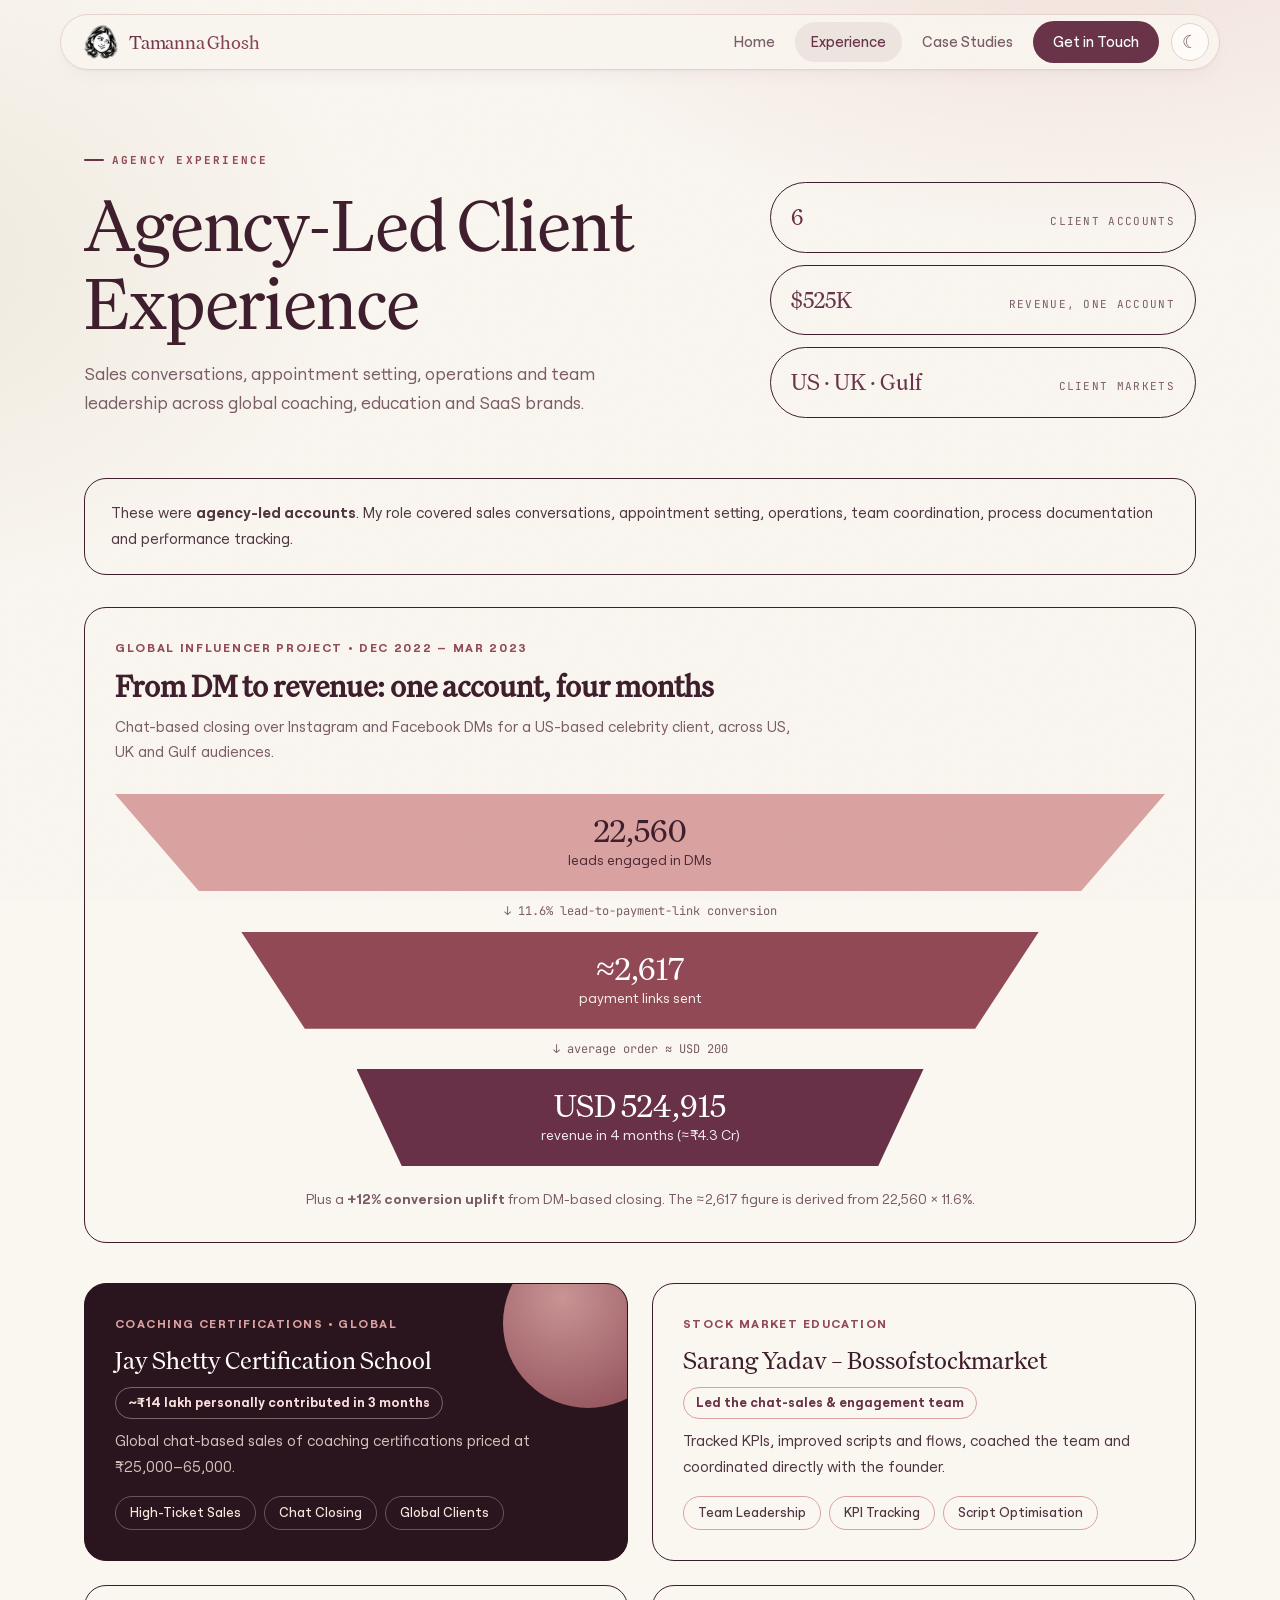
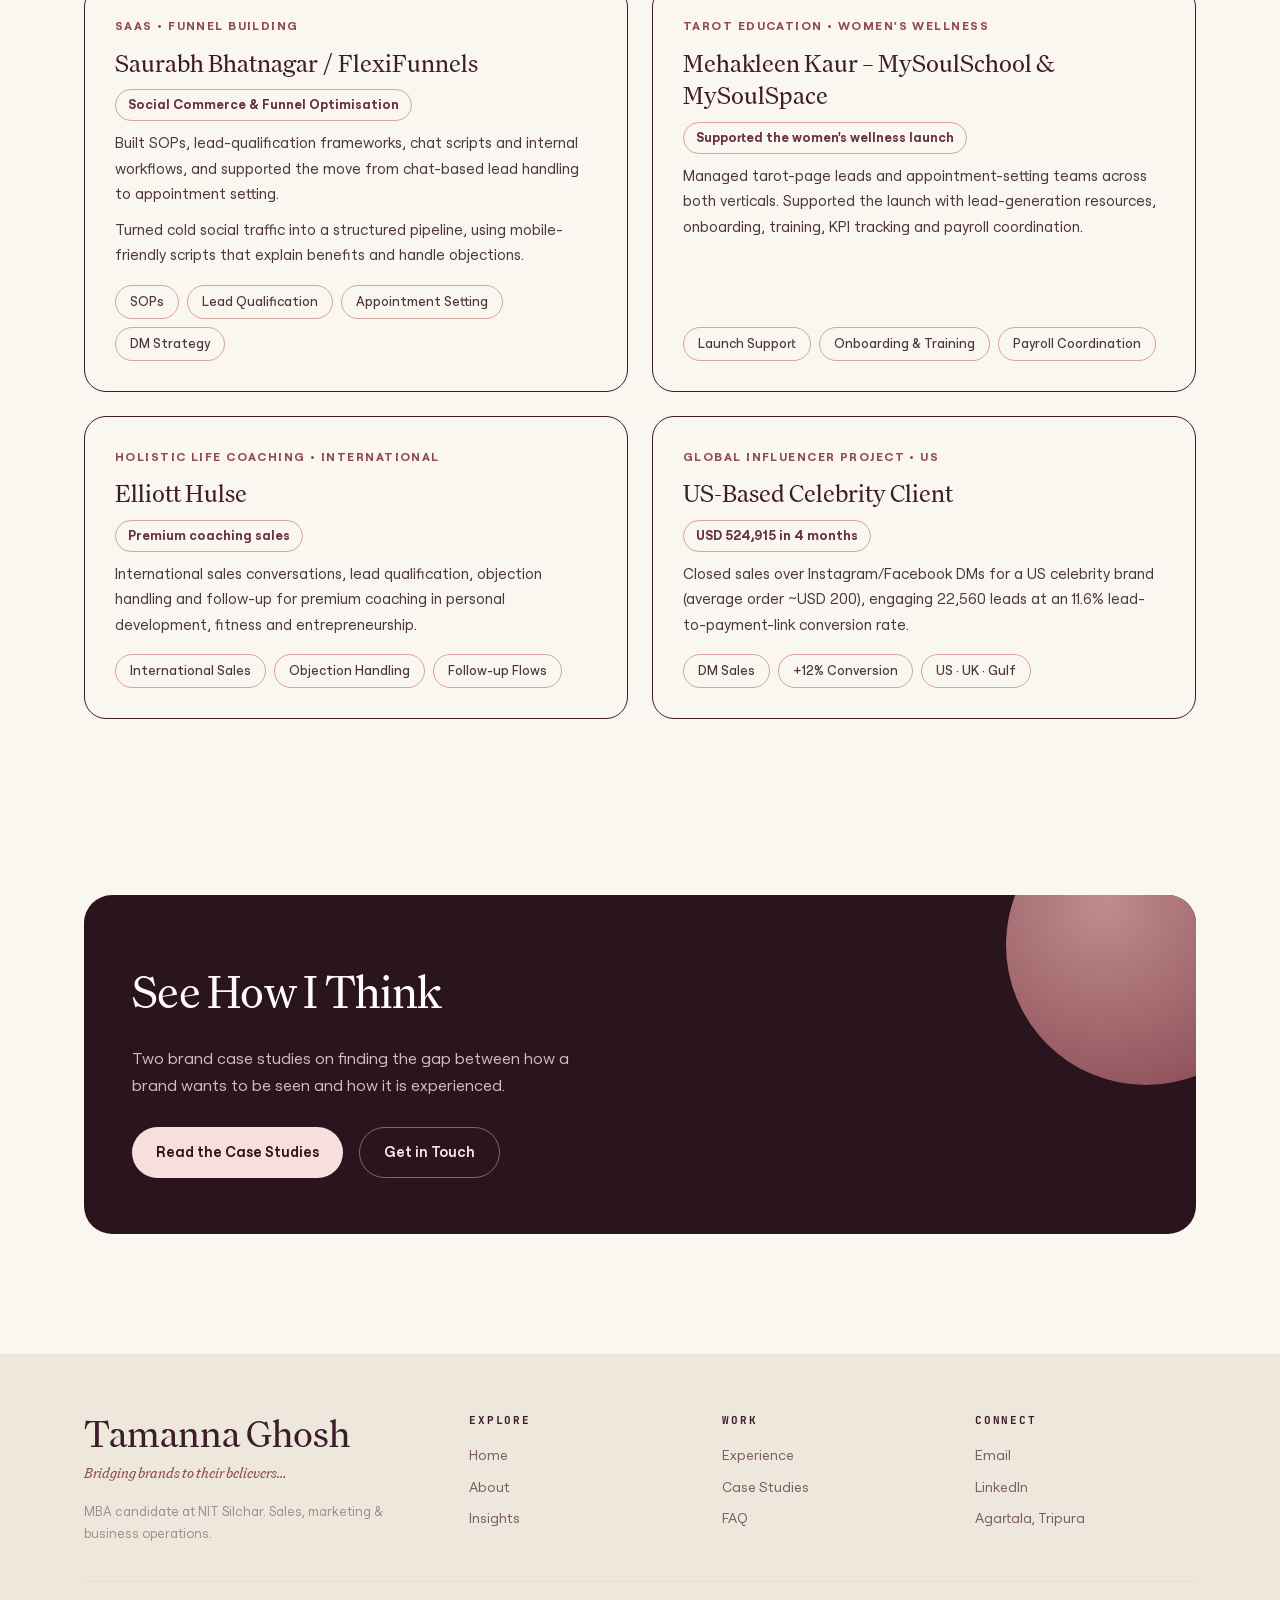
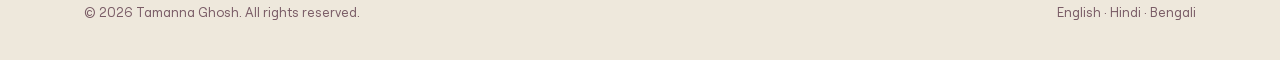
<file: experience.html>
<!DOCTYPE html>
<html lang="en" data-theme="light">
<head>
    <meta charset="UTF-8">
    <meta name="viewport" content="width=device-width, initial-scale=1.0">
    <title>Agency Experience - Tamanna Ghosh</title>
    <meta name="author" content="Tamanna Ghosh">
    <meta name="description" content="Agency-led client accounts handled by Tamanna Ghosh: chat sales, appointment setting, operations, team coordination and performance tracking.">
    <meta name="theme-color" content="#683147">
    <link rel="icon" href="images/favicon.ico" sizes="any">
    <link rel="icon" type="image/png" sizes="32x32" href="images/favicon-32.png">
    <link rel="icon" type="image/png" sizes="16x16" href="images/favicon-16.png">
    <link rel="apple-touch-icon" sizes="180x180" href="images/apple-touch-icon.png">
    <link rel="manifest" href="site.webmanifest">
    <link rel="stylesheet" href="styles.css">
    <link rel="stylesheet" href="ui.css">
    <script>document.documentElement.setAttribute('data-theme', localStorage.getItem('theme') || 'light');</script>
</head>
<body>

    <!-- Progress Bar -->
    <div class="progress-bar"></div>

    <!-- Navigation -->
    <nav class="nav">
        <div class="nav-inner">
            <a href="index.html" class="nav-brand">
                <img src="images/icon-96.png" alt="" width="36" height="36" class="nav-avatar">
                <span>Tamanna Ghosh</span>
            </a>
            <ul class="nav-links">
                <li><a href="index.html">Home</a></li>
                <li><a href="experience.html">Experience</a></li>
                <li><a href="case-studies.html">Case Studies</a></li>
                <li><a href="mailto:theamannayeah@gmail.com" class="nav-cta">Get in Touch</a></li>
                <li>
                    <button class="theme-toggle" aria-label="Toggle theme">
                        <span class="icon-sun">&#9728;</span>
                        <span class="icon-moon">&#9790;</span>
                    </button>
                </li>
            </ul>
            <button class="nav-toggle" aria-label="Toggle navigation">
                <span></span>
                <span></span>
                <span></span>
            </button>
        </div>
    </nav>

    <!-- Page Header -->
    <section class="page-intro">
        <div class="container page-intro__inner">
            <div class="page-intro__text">
                <div class="section-label">Agency Experience</div>
                <h1 class="page-intro__title">Agency-Led Client Experience</h1>
                <p class="page-intro__lede">Sales conversations, appointment setting, operations and team leadership across global coaching, education and SaaS brands.</p>
            </div>
            <div class="page-intro__facts">
                    <div class="page-intro__fact"><span class="page-intro__value">6</span><span class="page-intro__label">client accounts</span></div>
                    <div class="page-intro__fact"><span class="page-intro__value">$525K</span><span class="page-intro__label">revenue, one account</span></div>
                    <div class="page-intro__fact"><span class="page-intro__value">US &middot; UK &middot; Gulf</span><span class="page-intro__label">client markets</span></div>
            </div>
        </div>
    </section>

    <section class="section" style="padding-top: 20px;">
        <div class="container">
            <div class="note-banner fade-in">
                These were <strong>agency-led accounts</strong>. My role covered sales conversations, appointment setting, operations, team coordination, process documentation and performance tracking.
            </div>

            <!-- Lead-to-revenue funnel: US celebrity account -->
            <div class="card funnel-card fade-in">
                <div class="funnel-card__head">
                    <div class="case-study__eyebrow">Global Influencer Project &bull; Dec 2022 &ndash; Mar 2023</div>
                    <h2 class="funnel-card__title">From DM to revenue: one account, four months</h2>
                    <p class="funnel-card__lede">Chat-based closing over Instagram and Facebook DMs for a US-based celebrity client, across US, UK and Gulf audiences.</p>
                </div>
                <div class="funnel" role="img" aria-label="Funnel: 22,560 leads engaged, about 2,617 payment links sent at an 11.6% rate, USD 524,915 in revenue in 4 months.">
                    <div class="funnel__stage funnel__stage--1">
                        <span class="funnel__value">22,560</span>
                        <span class="funnel__label">leads engaged in DMs</span>
                    </div>
                    <div class="funnel__rate">&darr; 11.6% lead-to-payment-link conversion</div>
                    <div class="funnel__stage funnel__stage--2">
                        <span class="funnel__value">&asymp;2,617</span>
                        <span class="funnel__label">payment links sent</span>
                    </div>
                    <div class="funnel__rate">&darr; average order &asymp; USD 200</div>
                    <div class="funnel__stage funnel__stage--3">
                        <span class="funnel__value">USD 524,915</span>
                        <span class="funnel__label">revenue in 4 months (&asymp;&#8377;4.3 Cr)</span>
                    </div>
                </div>
                <p class="funnel-card__foot">Plus a <strong>+12% conversion uplift</strong> from DM-based closing. The &asymp;2,617 figure is derived from 22,560 &times; 11.6%.</p>
            </div>

            <div class="client-grid">

                <article class="card client-card client-card--feature fade-in">
                    <span class="bento-card__orb" aria-hidden="true"></span>
                    <span class="client-card__vertical">Coaching Certifications &bull; Global</span>
                    <h3 class="client-card__title">Jay Shetty Certification School</h3>
                    <span class="client-card__highlight">~&#8377;14 lakh personally contributed in 3 months</span>
                    <p>Global chat-based sales of coaching certifications priced at &#8377;25,000&ndash;65,000.</p>
                    <div class="skill-tags">
                        <span class="skill-tag">High-Ticket Sales</span>
                        <span class="skill-tag">Chat Closing</span>
                        <span class="skill-tag">Global Clients</span>
                    </div>
                </article>

                <article class="card client-card fade-in">
                    <span class="client-card__vertical">Stock Market Education</span>
                    <h3 class="client-card__title">Sarang Yadav &ndash; Bossofstockmarket</h3>
                    <span class="client-card__highlight">Led the chat-sales &amp; engagement team</span>
                    <p>Tracked KPIs, improved scripts and flows, coached the team and coordinated directly with the founder.</p>
                    <div class="skill-tags">
                        <span class="skill-tag">Team Leadership</span>
                        <span class="skill-tag">KPI Tracking</span>
                        <span class="skill-tag">Script Optimisation</span>
                    </div>
                </article>

                <article class="card client-card fade-in">
                    <span class="client-card__vertical">SaaS &bull; Funnel Building</span>
                    <h3 class="client-card__title">Saurabh Bhatnagar / FlexiFunnels</h3>
                    <span class="client-card__highlight">Social Commerce &amp; Funnel Optimisation</span>
                    <p>Built SOPs, lead-qualification frameworks, chat scripts and internal workflows, and supported the move from chat-based lead handling to appointment setting.</p>
                    <p>Turned cold social traffic into a structured pipeline, using mobile-friendly scripts that explain benefits and handle objections.</p>
                    <div class="skill-tags">
                        <span class="skill-tag">SOPs</span>
                        <span class="skill-tag">Lead Qualification</span>
                        <span class="skill-tag">Appointment Setting</span>
                        <span class="skill-tag">DM Strategy</span>
                    </div>
                </article>

                <article class="card client-card fade-in">
                    <span class="client-card__vertical">Tarot Education &bull; Women's Wellness</span>
                    <h3 class="client-card__title">Mehakleen Kaur &ndash; MySoulSchool &amp; MySoulSpace</h3>
                    <span class="client-card__highlight">Supported the women's wellness launch</span>
                    <p>Managed tarot-page leads and appointment-setting teams across both verticals. Supported the launch with lead-generation resources, onboarding, training, KPI tracking and payroll coordination.</p>
                    <div class="skill-tags">
                        <span class="skill-tag">Launch Support</span>
                        <span class="skill-tag">Onboarding &amp; Training</span>
                        <span class="skill-tag">Payroll Coordination</span>
                    </div>
                </article>

                <article class="card client-card fade-in">
                    <span class="client-card__vertical">Holistic Life Coaching &bull; International</span>
                    <h3 class="client-card__title">Elliott Hulse</h3>
                    <span class="client-card__highlight">Premium coaching sales</span>
                    <p>International sales conversations, lead qualification, objection handling and follow-up for premium coaching in personal development, fitness and entrepreneurship.</p>
                    <div class="skill-tags">
                        <span class="skill-tag">International Sales</span>
                        <span class="skill-tag">Objection Handling</span>
                        <span class="skill-tag">Follow-up Flows</span>
                    </div>
                </article>

                <article class="card client-card fade-in">
                    <span class="client-card__vertical">Global Influencer Project &bull; US</span>
                    <h3 class="client-card__title">US-Based Celebrity Client</h3>
                    <span class="client-card__highlight">USD 524,915 in 4 months</span>
                    <p>Closed sales over Instagram/Facebook DMs for a US celebrity brand (average order ~USD 200), engaging 22,560 leads at an 11.6% lead-to-payment-link conversion rate.</p>
                    <div class="skill-tags">
                        <span class="skill-tag">DM Sales</span>
                        <span class="skill-tag">+12% Conversion</span>
                        <span class="skill-tag">US &middot; UK &middot; Gulf</span>
                    </div>
                </article>

            </div>
        </div>
    </section>

    <!-- CTA -->
    <section class="cta-section">
        <div class="container container--narrow">
            <div class="cta-box fade-in">
                <h2>See How I Think</h2>
                <p>Two brand case studies on finding the gap between how a brand wants to be seen and how it is experienced.</p>
                <div class="cta-links">
                    <a href="case-studies.html" class="hero-link hero-link--primary">Read the Case Studies</a>
                    <a href="mailto:theamannayeah@gmail.com" class="hero-link hero-link--secondary">Get in Touch</a>
                </div>
            </div>
        </div>
    </section>

    <!-- Footer -->
    <footer class="footer">
        <div class="container">
            <div class="footer-cols">
                <div class="footer-brand">
                    <div class="footer-name">Tamanna Ghosh</div>
                    <div class="footer-tagline">Bridging brands to their believers&hellip;</div>
                    <p class="footer-blurb">MBA candidate at NIT Silchar. Sales, marketing &amp; business operations.</p>
                </div>
                <div class="footer-col">
                    <h4>Explore</h4>
                    <ul>
                        <li><a href="index.html">Home</a></li>
                        <li><a href="index.html#about">About</a></li>
                        <li><a href="index.html#insights">Insights</a></li>
                    </ul>
                </div>
                <div class="footer-col">
                    <h4>Work</h4>
                    <ul>
                        <li><a href="experience.html">Experience</a></li>
                        <li><a href="case-studies.html">Case Studies</a></li>
                        <li><a href="index.html#faq">FAQ</a></li>
                    </ul>
                </div>
                <div class="footer-col">
                    <h4>Connect</h4>
                    <ul>
                        <li><a href="mailto:theamannayeah@gmail.com">Email</a></li>
                        <li><a href="https://www.linkedin.com/in/tamanna-ghosh-819625210" target="_blank" rel="noopener noreferrer">LinkedIn</a></li>
                        <li><span>Agartala, Tripura</span></li>
                    </ul>
                </div>
            </div>
            <div class="footer-bottom">
                <span>&copy; <span id="current-year"></span> Tamanna Ghosh. All rights reserved.</span>
                <span>English &middot; Hindi &middot; Bengali</span>
            </div>
        </div>
    </footer>

    <!-- Back to Top -->
    <button class="back-to-top" aria-label="Back to top">&uarr;</button>

    <script src="script.js"></script>
</body>
</html>
</file>
<file: styles.css>
/* ============================================
   PORTFOLIO - Soft Crimson theme, Light-first with Dark Toggle
   ============================================ */

/* --- Local Font Imports (from ngrok) --- */
@font-face {
  font-display: swap;
  font-family: 'Roobert';
  font-style: normal;
  font-weight: 300 900;
  src: url(fonts/roobert-proportional-vf.woff2) format("woff2 supports variations"),
       url(fonts/roobert-proportional-vf.woff2) format("woff2-variations");
}

@font-face {
  font-display: swap;
  font-family: 'JetBrains Mono';
  font-style: normal;
  font-weight: 100 800;
  src: url(fonts/jetbrainsmono-wght.woff2) format("woff2 supports variations"),
       url(fonts/jetbrainsmono-wght.woff2) format("woff2-variations");
}

@font-face {
  font-display: optional;
  font-family: 'JetBrains Mono';
  font-style: italic;
  font-weight: 100 800;
  src: url(fonts/jetbrainsmono-italic-wght.woff2) format("woff2 supports variations"),
       url(fonts/jetbrainsmono-italic-wght.woff2) format("woff2-variations");
}

@font-face {
  font-display: fallback;
  font-family: 'Family';
  font-style: normal;
  font-weight: 400;
  src: url(fonts/family-regular.woff2) format("woff2");
}

@font-face {
  font-display: optional;
  font-family: 'Family';
  font-style: italic;
  font-weight: 400;
  src: url(fonts/family-italic.woff2) format("woff2");
}

/* --- CSS Custom Properties (Light Theme) --- */
:root {
  --bg-base: #FAF6F0;
  --bg-elevated: #EEE8DC;
  --bg-card: #FFFCF9;
  --bg-card-hover: #F8DEDC;
  --bg-nav: rgba(250, 246, 240, 0.88);

  --text-strong: #3D1C2B;
  --text-body: #4E3540;
  --text-muted: #7A5C66;
  --text-placeholder: #A58A92;

  --border-base: #EADBD3;
  --border-card: #E6D3CC;
  --border-hover: #DAA2A1;

  --accent-primary: #683147;
  --accent-primary-dim: rgba(104, 49, 71, 0.08);
  --accent-hover: #4F2436;
  --accent-link: #914955;
  --accent-link-hover: #683147;

  --gradient-accent: linear-gradient(135deg, #683147, #914955);
  --gradient-card-border: linear-gradient(135deg, rgba(104, 49, 71, 0.4), rgba(218, 162, 161, 0.5));

  --radius-sm: 6px;
  --radius-md: 10px;
  --radius-lg: 16px;
  --radius-xl: 24px;
  --radius-full: 9999px;

  --shadow-card: 0 1px 3px rgba(104, 49, 71, 0.06), 0 4px 16px rgba(104, 49, 71, 0.06);
  --shadow-card-hover: 0 4px 24px rgba(104, 49, 71, 0.12);
  --shadow-glow: 0 0 30px rgba(145, 73, 85, 0.12);

  --font-sans: 'Roobert', -apple-system, BlinkMacSystemFont, 'Segoe UI', sans-serif;
  --font-serif: 'Family', Georgia, 'Times New Roman', serif;
  --font-mono: 'JetBrains Mono', 'Fira Code', monospace;

  --nav-height: 64px;
  --container-max: 1100px;
  --container-narrow: 850px;

  --transition-fast: 150ms ease;
  --transition-base: 250ms ease;
  --transition-slow: 400ms ease;
  --text-on-accent: #ffffff;
  --tag-bg: #F8DEDC;
  --frame-bar: linear-gradient(180deg, #F5E8E0, #EEE8DC);
}

/* --- Dark Theme Override --- */
[data-theme="dark"] {
  --bg-base: #160D11;
  --bg-elevated: #1E1217;
  --bg-card: #24161C;
  --bg-card-hover: #2D1B23;
  --bg-nav: rgba(22, 13, 17, 0.85);

  --text-strong: #F5E8E0;
  --text-body: rgba(245, 232, 224, 0.78);
  --text-muted: rgba(245, 232, 224, 0.55);
  --text-placeholder: rgba(245, 232, 224, 0.38);

  --border-base: rgba(218, 162, 161, 0.12);
  --border-card: rgba(218, 162, 161, 0.14);
  --border-hover: rgba(218, 162, 161, 0.30);

  --accent-primary: #DAA2A1;
  --accent-primary-dim: rgba(218, 162, 161, 0.15);
  --accent-hover: #F8DEDC;
  --accent-link: #E3B3B2;
  --accent-link-hover: #F8DEDC;

  --shadow-card: 0 4px 24px rgba(0, 0, 0, 0.35);
  --shadow-card-hover: 0 8px 40px rgba(0, 0, 0, 0.55);
  --shadow-glow: 0 0 30px rgba(218, 162, 161, 0.15);
  --text-on-accent: #2A141D;
  --tag-bg: #2D1B23;
  --frame-bar: linear-gradient(180deg, #2D1B23, #1E1217);
}

/* --- Reset --- */
*, *::before, *::after {
  margin: 0;
  padding: 0;
  box-sizing: border-box;
}

html {
  scroll-behavior: smooth;
  -webkit-font-smoothing: antialiased;
  -moz-osx-font-smoothing: grayscale;
}

body {
  font-family: var(--font-sans);
  font-size: 15px;
  line-height: 1.7;
  color: var(--text-body);
  background-color: var(--bg-base);
  padding-top: var(--nav-height);
  overflow-x: hidden;
  -webkit-text-size-adjust: 100%;
  text-size-adjust: 100%;
  -webkit-tap-highlight-color: transparent;
  transition: background-color var(--transition-base), color var(--transition-base);
}

html {
  scroll-padding-top: calc(var(--nav-height) + 12px);
}

/* --- Progress Bar --- */
.progress-bar {
  position: fixed;
  top: 0;
  left: 0;
  width: 0%;
  height: 2px;
  background: var(--gradient-accent);
  z-index: 1001;
  transition: width 300ms ease-out;
}

/* ========================
   NAVIGATION
   ======================== */
.nav {
  position: fixed;
  top: 0;
  left: 0;
  right: 0;
  height: var(--nav-height);
  background: var(--bg-nav);
  backdrop-filter: blur(16px);
  -webkit-backdrop-filter: blur(16px);
  border-bottom: 1px solid var(--border-base);
  z-index: 1000;
  display: flex;
  align-items: center;
  justify-content: center;
  transition: background var(--transition-base), border-color var(--transition-base);
}

.nav-inner {
  max-width: var(--container-max);
  width: 100%;
  padding: 0 24px;
  display: flex;
  align-items: center;
  justify-content: space-between;
}

.nav-brand {
  display: flex;
  align-items: center;
  gap: 10px;
  text-decoration: none;
  color: var(--text-strong);
  font-weight: 700;
  font-size: 18px;
  letter-spacing: -0.02em;
}

.nav-brand img {
  width: 32px;
  height: 32px;
  border-radius: var(--radius-sm);
}

.nav-brand span {
  background: var(--gradient-accent);
  -webkit-background-clip: text;
  background-clip: text;
  -webkit-text-fill-color: transparent;
}

.nav-links {
  display: flex;
  align-items: center;
  gap: 4px;
  list-style: none;
}

.nav-links a {
  display: flex;
  align-items: center;
  padding: 8px 16px;
  color: var(--text-muted);
  text-decoration: none;
  font-size: 14px;
  font-weight: 500;
  letter-spacing: 0.02em;
  text-transform: uppercase;
  border-radius: var(--radius-full);
  transition: color var(--transition-fast), background var(--transition-fast);
}

.nav-links a:hover,
.nav-links a:focus {
  color: var(--text-strong);
  background: var(--accent-primary-dim);
  text-decoration: none;
}

.nav-links a.active {
  color: var(--accent-primary);
  background: var(--accent-primary-dim);
}

.nav-cta {
  display: inline-flex;
  align-items: center;
  gap: 6px;
  padding: 8px 20px;
  background: var(--accent-primary);
  color: var(--text-on-accent) !important;
  font-weight: 600;
  font-size: 13px;
  text-transform: uppercase;
  letter-spacing: 0.04em;
  border-radius: var(--radius-full);
  text-decoration: none !important;
  transition: background var(--transition-fast), transform var(--transition-fast);
}

.nav-cta:hover {
  background: var(--accent-hover);
  transform: scale(1.03);
}

.nav-cta:active {
  transform: scale(0.97);
}

/* Theme Toggle Button */
.theme-toggle {
  display: flex;
  align-items: center;
  justify-content: center;
  width: 38px;
  height: 38px;
  border-radius: var(--radius-full);
  border: 1px solid var(--border-card);
  background: var(--bg-card);
  cursor: pointer;
  font-size: 18px;
  transition: all var(--transition-fast);
  margin-left: 8px;
  color: var(--text-muted);
}

.theme-toggle:hover {
  border-color: var(--border-hover);
  background: var(--bg-card-hover);
  color: var(--text-strong);
}

.theme-toggle .icon-sun { display: none; }
.theme-toggle .icon-moon { display: inline; }

[data-theme="dark"] .theme-toggle .icon-sun { display: inline; }
[data-theme="dark"] .theme-toggle .icon-moon { display: none; }

/* Mobile nav toggle */
.nav-toggle {
  display: none;
  flex-direction: column;
  gap: 5px;
  cursor: pointer;
  padding: 8px;
  background: none;
  border: none;
}

.nav-toggle span {
  display: block;
  width: 22px;
  height: 2px;
  background: var(--text-strong);
  border-radius: 2px;
  transition: transform var(--transition-base), opacity var(--transition-base);
}

.nav-toggle.active span:nth-child(1) {
  transform: rotate(45deg) translate(5px, 5px);
}
.nav-toggle.active span:nth-child(2) {
  opacity: 0;
}
.nav-toggle.active span:nth-child(3) {
  transform: rotate(-45deg) translate(5px, -5px);
}

/* ========================
   LAYOUT
   ======================== */
.container {
  max-width: var(--container-max);
  margin: 0 auto;
  padding: 0 24px;
}

.container--narrow {
  max-width: var(--container-narrow);
}

.section {
  padding: 80px 0;
}

.section--hero {
  padding: 100px 0 80px;
}

/* ========================
   HERO SECTION
   ======================== */
.hero {
  display: flex;
  align-items: center;
  gap: 60px;
}

.hero-content {
  flex: 1;
  min-width: 0;
}

.hero-pill {
  display: inline-flex;
  align-items: center;
  gap: 8px;
  padding: 6px 16px;
  background: var(--accent-primary-dim);
  border: 1px solid rgba(104, 49, 71, 0.2);
  border-radius: var(--radius-full);
  font-size: 12px;
  font-weight: 600;
  color: var(--accent-primary);
  text-transform: uppercase;
  letter-spacing: 0.08em;
  margin-bottom: 24px;
}

[data-theme="dark"] .hero-pill {
  border-color: rgba(218, 162, 161, 0.25);
}

.hero-pill-dot {
  width: 6px;
  height: 6px;
  border-radius: 50%;
  background: var(--accent-primary);
  animation: pulse 2s ease-in-out infinite;
}

@keyframes pulse {
  0%, 100% { opacity: 1; }
  50% { opacity: 0.4; }
}

.hero-name {
  font-size: clamp(36px, 5vw, 56px);
  font-weight: 800;
  line-height: 1.1;
  letter-spacing: -0.03em;
  margin-bottom: 8px;
  color: var(--accent-primary);
}

.hero-title {
  font-size: clamp(16px, 2vw, 20px);
  font-weight: 500;
  color: var(--text-muted);
  margin-bottom: 24px;
  letter-spacing: -0.01em;
}

.hero-bio {
  font-size: 15px;
  color: var(--text-body);
  line-height: 1.8;
  margin-bottom: 32px;
  text-align: justify;
}

.hero-links {
  display: flex;
  flex-wrap: wrap;
  gap: 12px;
}

.hero-link {
  display: inline-flex;
  align-items: center;
  gap: 8px;
  padding: 10px 22px;
  border-radius: var(--radius-full);
  font-size: 14px;
  font-weight: 500;
  text-decoration: none;
  transition: all var(--transition-fast);
}

.hero-link--primary {
  background: var(--accent-primary);
  color: var(--text-on-accent);
}

.hero-link--primary:hover {
  background: var(--accent-hover);
  transform: translateY(-1px);
  text-decoration: none;
  color: var(--text-on-accent);
}

.hero-link--secondary {
  background: var(--bg-card);
  border: 1px solid var(--border-card);
  color: var(--text-body);
}

.hero-link--secondary:hover {
  background: var(--bg-card-hover);
  border-color: var(--border-hover);
  color: var(--text-strong);
  text-decoration: none;
}

.hero-image {
  flex-shrink: 0;
  width: 280px;
  height: 280px;
  position: relative;
}

.hero-image img {
  width: 100%;
  height: 100%;
  object-fit: cover;
  border-radius: var(--radius-xl);
  border: 2px solid var(--border-card);
  transition: border-color var(--transition-base), transform var(--transition-base);
}

.hero-image img:hover {
  border-color: var(--accent-primary);
  transform: scale(1.02);
}

.hero-image::before {
  content: '';
  position: absolute;
  inset: -2px;
  border-radius: calc(var(--radius-xl) + 2px);
  background: var(--gradient-card-border);
  z-index: -1;
  opacity: 0;
  transition: opacity var(--transition-base);
}

.hero-image:hover::before {
  opacity: 1;
}

/* ========================
   PAGE HEADERS
   ======================== */
.page-header {
  text-align: center;
  padding: 60px 0 40px;
}

.page-header h1 {
  font-size: clamp(28px, 4vw, 44px);
  font-weight: 800;
  letter-spacing: -0.03em;
  color: var(--accent-primary);
  margin-bottom: 12px;
}

.page-header p {
  font-size: 16px;
  color: var(--text-muted);
  max-width: 600px;
  margin: 0 auto;
}

/* ========================
   SECTION HEADERS
   ======================== */
.section-header {
  margin-bottom: 48px;
}

.section-label {
  display: inline-flex;
  align-items: center;
  gap: 8px;
  font-size: 12px;
  font-weight: 600;
  text-transform: uppercase;
  letter-spacing: 0.1em;
  color: var(--accent-primary);
  margin-bottom: 12px;
}

.section-label::before {
  content: '';
  width: 20px;
  height: 2px;
  background: var(--accent-primary);
  border-radius: 1px;
}

.section-title {
  font-size: clamp(24px, 3vw, 36px);
  font-weight: 800;
  color: var(--text-strong);
  letter-spacing: -0.02em;
  line-height: 1.2;
}

/* ========================
   CARDS - General
   ======================== */
.card {
  background: var(--bg-card);
  border: 1px solid var(--border-card);
  border-radius: var(--radius-lg);
  padding: 28px;
  box-shadow: var(--shadow-card);
  transition: background var(--transition-base), border-color var(--transition-base), box-shadow var(--transition-base), transform var(--transition-base);
}

.card:hover {
  background: var(--bg-card-hover);
  border-color: var(--border-hover);
  box-shadow: var(--shadow-card-hover);
  transform: translateY(-2px);
}

/* ========================
   PUBLICATION CARDS
   ======================== */
.pub-grid {
  display: flex;
  flex-direction: column;
  gap: 24px;
}

.pub-card {
  display: flex;
  gap: 28px;
  align-items: flex-start;
}

.pub-card__image {
  flex-shrink: 0;
  width: 260px;
  overflow: hidden;
  border-radius: var(--radius-md);
  border: 1px solid var(--border-base);
}

.pub-card__image img {
  width: 100%;
  height: auto;
  display: block;
  transition: transform var(--transition-slow);
}

.pub-card:hover .pub-card__image img {
  transform: scale(1.04);
}

.pub-card__content {
  flex: 1;
  min-width: 0;
}

.pub-card__title {
  font-size: 17px;
  font-weight: 600;
  line-height: 1.5;
  margin-bottom: 10px;
}

.pub-card__title a {
  color: var(--text-strong);
  text-decoration: none;
  transition: color var(--transition-fast);
}

.pub-card__title a:hover {
  color: var(--accent-primary);
  text-decoration: none;
}

.pub-card__authors {
  font-size: 14px;
  color: var(--text-muted);
  margin-bottom: 6px;
  line-height: 1.6;
}

.pub-card__authors a {
  color: var(--accent-link);
  text-decoration: none;
}

.pub-card__authors a:hover {
  color: var(--accent-link-hover);
  text-decoration: underline;
}

.pub-card__authors strong {
  color: var(--accent-primary);
  font-weight: 600;
}

.pub-card__journal {
  font-size: 13px;
  color: var(--text-muted);
  font-style: italic;
  margin-bottom: 10px;
}

.pub-card__meta {
  display: flex;
  align-items: center;
  gap: 16px;
  margin-bottom: 12px;
}

.pub-card__link {
  display: inline-flex;
  align-items: center;
  gap: 4px;
  font-size: 13px;
  font-weight: 600;
  color: var(--accent-primary);
  text-decoration: none;
  padding: 4px 12px;
  background: var(--accent-primary-dim);
  border-radius: var(--radius-full);
  transition: all var(--transition-fast);
}

.pub-card__link:hover {
  background: rgba(104, 49, 71, 0.15);
  color: var(--accent-hover);
  text-decoration: none;
}

.pub-card__citation {
  font-size: 13px;
  color: var(--text-muted);
  font-family: var(--font-mono);
}

.pub-card__abstract {
  font-size: 14px;
  color: var(--text-body);
  line-height: 1.7;
  text-align: justify;
  font-family: var(--font-serif);
  font-style: italic;
}

/* ========================
   CONFERENCE CARDS
   ======================== */
.conf-grid {
  display: grid;
  grid-template-columns: repeat(3, 1fr);
  gap: 24px;
}

.conf-card {
  overflow: hidden;
  padding: 0;
  display: flex;
  flex-direction: column;
}

.conf-card__image {
  width: 100%;
  height: 200px;
  overflow: hidden;
  background: var(--bg-elevated);
  display: flex;
  align-items: center;
  justify-content: center;
  position: relative;
}

.conf-card__image img {
  width: 100%;
  height: 100%;
  object-fit: cover;
  transition: transform var(--transition-slow);
}

.conf-card:hover .conf-card__image img {
  transform: scale(1.05);
}

/* Placeholder style when image is missing */
.conf-card__image img[src$="placeholder"] {
  display: none;
}

.conf-card__body {
  padding: 20px;
  flex: 1;
  display: flex;
  flex-direction: column;
}

.conf-card__badge {
  display: inline-block;
  width: fit-content;
  padding: 3px 10px;
  font-size: 11px;
  font-weight: 700;
  font-family: var(--font-mono);
  text-transform: uppercase;
  letter-spacing: 0.06em;
  border-radius: var(--radius-full);
  background: var(--accent-primary-dim);
  color: var(--accent-primary);
  margin-bottom: 10px;
}

.conf-card__title {
  font-size: 16px;
  font-weight: 700;
  color: var(--text-strong);
  margin-bottom: 6px;
  line-height: 1.4;
}

.conf-card__desc {
  font-size: 13px;
  color: var(--text-body);
  line-height: 1.6;
  margin-bottom: 10px;
  flex: 1;
}

.conf-card__meta {
  font-size: 12px;
  color: var(--text-muted);
  font-family: var(--font-mono);
  margin-top: auto;
}

@media (max-width: 1024px) {
  .conf-grid {
    grid-template-columns: repeat(2, 1fr);
  }
}

@media (max-width: 600px) {
  .conf-grid {
    grid-template-columns: 1fr;
  }
}

/* ========================
   FEATURED PUBLICATIONS (Home)
   ======================== */
.featured-pubs {
  display: grid;
  grid-template-columns: repeat(2, 1fr);
  gap: 24px;
}

.featured-pub {
  display: flex;
  flex-direction: column;
}

.featured-pub__image {
  width: 100%;
  height: 180px;
  overflow: hidden;
  border-radius: var(--radius-md) var(--radius-md) 0 0;
  border-bottom: none;
}

.featured-pub__image img {
  width: 100%;
  height: 100%;
  object-fit: cover;
  transition: transform var(--transition-slow);
}

.featured-pub:hover .featured-pub__image img {
  transform: scale(1.06);
}

.featured-pub__body {
  padding: 20px;
  flex: 1;
  display: flex;
  flex-direction: column;
}

.featured-pub__title {
  font-size: 15px;
  font-weight: 600;
  color: var(--text-strong);
  margin-bottom: 8px;
  line-height: 1.5;
}

.featured-pub__title a {
  color: inherit;
  text-decoration: none;
  transition: color var(--transition-fast);
}

.featured-pub__title a:hover {
  color: var(--accent-primary);
}

.featured-pub__journal {
  font-size: 12px;
  color: var(--text-muted);
  font-style: italic;
  margin-bottom: 8px;
}

.featured-pub__citation {
  font-size: 12px;
  color: var(--text-placeholder);
  font-family: var(--font-mono);
  margin-top: auto;
}

/* ========================
   PROJECT SHOWCASE
   ======================== */
.showcase-list {
  display: flex;
  flex-direction: column;
  gap: 80px;
}

.showcase {
  display: grid;
  grid-template-columns: 1.15fr 1fr;
  gap: 48px;
  align-items: center;
}

.showcase--reverse .showcase__media { order: 2; }
.showcase--reverse .showcase__body { order: 1; }

.showcase__media {
  display: block;
  border-radius: 14px;
  overflow: hidden;
  transition: transform 0.35s ease, box-shadow 0.35s ease;
  text-decoration: none;
}

a.showcase__media:hover {
  transform: translateY(-4px);
  box-shadow: 0 24px 48px -20px rgba(61, 28, 43, 0.35);
}

.browser-frame {
  background: var(--bg-card);
  border: 1px solid var(--border-card);
  border-radius: 14px;
  overflow: hidden;
  box-shadow: 0 18px 40px -24px rgba(61, 28, 43, 0.35);
}

.browser-frame__bar {
  display: flex;
  align-items: center;
  gap: 8px;
  padding: 10px 14px;
  background: var(--frame-bar);
  border-bottom: 1px solid rgba(61, 28, 43, 0.08);
}

[data-theme="dark"] .browser-frame__bar {
  background: var(--frame-bar);
  border-bottom-color: rgba(218, 162, 161, 0.18);
}

.browser-dot {
  width: 11px;
  height: 11px;
  border-radius: 50%;
  display: inline-block;
}
.browser-dot--red { background: #B23A4E; }
.browser-dot--yellow { background: #f59e0b; }
.browser-dot--green { background: #22c55e; }

.browser-frame__url {
  margin-left: 14px;
  font-size: 12px;
  color: var(--text-muted);
  font-family: ui-monospace, "SF Mono", Menlo, monospace;
  letter-spacing: 0.02em;
}

.browser-frame img {
  display: block;
  width: 100%;
  height: auto;
  max-height: 420px;
  object-fit: cover;
  object-position: top center;
}

.showcase__placeholder {
  border-radius: 14px;
  min-height: 320px;
  padding: 40px;
  display: flex;
  flex-direction: column;
  justify-content: center;
  align-items: flex-start;
  gap: 12px;
  color: #ffffff;
  box-shadow: 0 18px 40px -24px rgba(61, 28, 43, 0.35);
}

.showcase__placeholder--purple {
  background: linear-gradient(135deg, #683147 0%, #914955 60%, #DAA2A1 100%);
}

.showcase__placeholder-kicker {
  font-size: 12px;
  letter-spacing: 0.18em;
  text-transform: uppercase;
  opacity: 0.85;
}
.showcase__placeholder-title {
  font-size: 56px;
  font-weight: 800;
  letter-spacing: -0.02em;
  line-height: 1;
}
.showcase__placeholder-sub {
  font-size: 16px;
  opacity: 0.9;
}

.showcase__body {
  display: flex;
  flex-direction: column;
  gap: 14px;
}

.showcase__eyebrow {
  font-size: 12px;
  letter-spacing: 0.16em;
  text-transform: uppercase;
  font-weight: 600;
  color: var(--accent-link);
}

.showcase__title {
  font-size: 36px;
  font-weight: 800;
  letter-spacing: -0.02em;
  margin: 0;
  line-height: 1.1;
}

.showcase__tagline {
  font-size: 18px;
  color: var(--text-muted);
  margin: 0;
  font-weight: 500;
}

.showcase__desc {
  font-size: 15.5px;
  line-height: 1.7;
  color: var(--text-muted);
  margin: 0;
}

.showcase__tags {
  list-style: none;
  padding: 0;
  margin: 6px 0 0;
  display: flex;
  flex-wrap: wrap;
  gap: 8px;
}
.showcase__tags li {
  background: var(--tag-bg);
  color: var(--text-strong);
  padding: 6px 12px;
  border-radius: 999px;
  font-size: 12.5px;
  font-weight: 600;
  font-family: ui-monospace, "SF Mono", Menlo, monospace;
}

.showcase__actions {
  margin-top: 10px;
  display: flex;
  gap: 12px;
  align-items: center;
}

.showcase__note {
  font-size: 13px;
  color: var(--text-muted);
  font-style: italic;
}

@media (max-width: 820px) {
  .showcase {
    grid-template-columns: 1fr;
    gap: 24px;
  }
  .showcase--reverse .showcase__media { order: 0; }
  .showcase--reverse .showcase__body { order: 1; }
  .showcase__title { font-size: 28px; }
  .showcase__placeholder { min-height: 220px; padding: 28px; }
  .showcase__placeholder-title { font-size: 42px; }
  .showcase-list { gap: 56px; }
}

/* ========================
   PROJECT CARDS (legacy)
   ======================== */
.project-grid {
  display: grid;
  grid-template-columns: repeat(auto-fill, minmax(340px, 1fr));
  gap: 24px;
}

.project-card {
  display: flex;
  flex-direction: column;
  overflow: hidden;
  padding: 0;
}

.project-card__banner {
  height: 160px;
  display: flex;
  align-items: center;
  justify-content: center;
  font-size: 48px;
  position: relative;
  overflow: hidden;
}

.project-card__banner--green { background: linear-gradient(135deg, #683147, #914955); }
.project-card__banner--blue { background: linear-gradient(135deg, #914955, #DAA2A1); }
.project-card__banner--purple { background: linear-gradient(135deg, #4F2436, #683147); }
.project-card__banner--amber { background: linear-gradient(135deg, #B5737A, #DAA2A1); }

.project-card__banner-img {
  width: 100%;
  height: 100%;
  object-fit: cover;
  object-position: top center;
  display: block;
}

.project-card__banner-text {
  color: #ffffff;
  font-weight: 800;
  font-size: 28px;
  letter-spacing: -0.02em;
  text-shadow: 0 2px 8px rgba(0,0,0,0.2);
}

.project-card__body {
  padding: 24px;
  flex: 1;
  display: flex;
  flex-direction: column;
}

.project-card__title {
  font-size: 20px;
  font-weight: 700;
  color: var(--text-strong);
  margin-bottom: 8px;
}

.project-card__desc {
  font-size: 14px;
  color: var(--text-body);
  line-height: 1.7;
  margin-bottom: 16px;
  flex: 1;
}

.project-card__tags {
  display: flex;
  flex-wrap: wrap;
  gap: 6px;
  margin-bottom: 16px;
}

.project-tag {
  padding: 3px 10px;
  font-size: 11px;
  font-weight: 600;
  font-family: var(--font-mono);
  border-radius: var(--radius-full);
  background: var(--accent-primary-dim);
  color: var(--accent-primary);
  letter-spacing: 0.02em;
}

.project-card__links {
  display: flex;
  gap: 12px;
  margin-top: auto;
}

.project-card__link {
  display: inline-flex;
  align-items: center;
  gap: 6px;
  font-size: 13px;
  font-weight: 600;
  color: var(--accent-primary);
  text-decoration: none;
  padding: 6px 14px;
  background: var(--accent-primary-dim);
  border-radius: var(--radius-full);
  transition: all var(--transition-fast);
}

.project-card__link:hover {
  background: rgba(104, 49, 71, 0.15);
  text-decoration: none;
}

.project-card__link--secondary {
  color: var(--text-muted);
  background: transparent;
  border: 1px solid var(--border-card);
}

.project-card__link--secondary:hover {
  border-color: var(--border-hover);
  color: var(--text-strong);
  background: var(--bg-card-hover);
}

/* ========================
   CERTIFICATIONS
   ======================== */
.cert-category {
  margin-bottom: 48px;
}

.cert-category__title {
  font-size: 18px;
  font-weight: 700;
  color: var(--text-strong);
  margin-bottom: 20px;
  padding-bottom: 12px;
  border-bottom: 1px solid var(--border-base);
  display: flex;
  align-items: center;
  gap: 10px;
}

.cert-category__title::before {
  content: '';
  width: 4px;
  height: 20px;
  background: var(--accent-primary);
  border-radius: 2px;
}

.cert-grid {
  display: grid;
  grid-template-columns: repeat(auto-fill, minmax(320px, 1fr));
  gap: 16px;
}

.cert-item {
  padding: 20px;
}

.cert-item__name {
  font-size: 15px;
  font-weight: 600;
  color: var(--text-strong);
  margin-bottom: 6px;
  line-height: 1.5;
}

.cert-item__issuer {
  font-size: 13px;
  color: var(--text-muted);
  margin-bottom: 8px;
}

.cert-item__skills {
  font-size: 12px;
  color: var(--text-placeholder);
  font-style: italic;
  margin-bottom: 8px;
}

.cert-item__image {
  width: 100%;
  margin-top: 12px;
  border-radius: var(--radius-md);
  border: 1px solid var(--border-base);
  overflow: hidden;
}

.cert-item__image img {
  width: 100%;
  height: auto;
  display: block;
}

.cert-item__link {
  display: inline-flex;
  align-items: center;
  gap: 4px;
  font-size: 12px;
  font-weight: 500;
  color: var(--accent-link);
  text-decoration: none;
  margin-top: 8px;
  transition: color var(--transition-fast);
}

.cert-item__link:hover {
  color: var(--accent-link-hover);
  text-decoration: none;
}

.cert-item__link::after {
  content: '\2192';
  font-size: 14px;
  transition: transform var(--transition-fast);
}

.cert-item__link:hover::after {
  transform: translateX(3px);
}

.cert-item__credential {
  font-size: 12px;
  color: var(--text-placeholder);
  font-family: var(--font-mono);
  margin-top: 4px;
}

.cert-item__credential a {
  color: var(--accent-link);
  text-decoration: none;
}

.cert-item__credential a:hover {
  text-decoration: underline;
}

/* ========================
   STATS ROW (Home)
   ======================== */
.stats-row {
  display: grid;
  grid-template-columns: repeat(5, 1fr);
  gap: 20px;
  margin-bottom: 60px;
}

.stat-card {
  text-align: center;
  padding: 32px 20px;
}

.stat-card__number {
  font-size: 36px;
  font-weight: 800;
  color: var(--accent-primary);
  letter-spacing: -0.02em;
  margin-bottom: 4px;
}

.stat-card__label {
  font-size: 13px;
  color: var(--text-muted);
  text-transform: uppercase;
  letter-spacing: 0.06em;
}

/* ========================
   TIMELINE
   ======================== */
.timeline {
  position: relative;
  padding-left: 32px;
}

.timeline::before {
  content: '';
  position: absolute;
  left: 7px;
  top: 4px;
  bottom: 4px;
  width: 2px;
  background: var(--border-base);
}

.timeline-item {
  position: relative;
  margin-bottom: 32px;
}

.timeline-item::before {
  content: '';
  position: absolute;
  left: -29px;
  top: 6px;
  width: 12px;
  height: 12px;
  border-radius: 50%;
  background: var(--accent-primary);
  border: 2px solid var(--bg-base);
  z-index: 1;
}

.timeline-item__year {
  font-size: 12px;
  font-weight: 600;
  font-family: var(--font-mono);
  color: var(--accent-primary);
  text-transform: uppercase;
  letter-spacing: 0.06em;
  margin-bottom: 4px;
}

.timeline-item__title {
  font-size: 16px;
  font-weight: 700;
  color: var(--text-strong);
  margin-bottom: 2px;
}

.timeline-item__subtitle {
  font-size: 14px;
  color: var(--text-muted);
}

/* ========================
   LIGHTBOX MODAL
   ======================== */
.lightbox {
  display: none;
  position: fixed;
  inset: 0;
  z-index: 2000;
  background: rgba(0, 0, 0, 0.85);
  backdrop-filter: blur(8px);
  -webkit-backdrop-filter: blur(8px);
  align-items: center;
  justify-content: center;
  padding: 32px;
  cursor: zoom-out;
  animation: lightboxIn 0.25s ease;
}

.lightbox.active {
  display: flex;
}

@keyframes lightboxIn {
  from { opacity: 0; }
  to { opacity: 1; }
}

.lightbox__img {
  max-width: 90vw;
  max-height: 88vh;
  border-radius: var(--radius-lg);
  box-shadow: 0 20px 60px rgba(0, 0, 0, 0.5);
  cursor: default;
  animation: lightboxZoom 0.3s ease;
}

@keyframes lightboxZoom {
  from { transform: scale(0.9); opacity: 0; }
  to { transform: scale(1); opacity: 1; }
}

.lightbox__close {
  position: absolute;
  top: 20px;
  right: 28px;
  width: 44px;
  height: 44px;
  border-radius: var(--radius-full);
  background: rgba(255, 255, 255, 0.15);
  border: none;
  color: #ffffff;
  font-size: 24px;
  cursor: pointer;
  display: flex;
  align-items: center;
  justify-content: center;
  transition: background var(--transition-fast);
}

.lightbox__close:hover {
  background: rgba(255, 255, 255, 0.3);
}

.lightbox__caption {
  position: absolute;
  bottom: 24px;
  left: 50%;
  transform: translateX(-50%);
  color: rgba(255, 255, 255, 0.8);
  font-size: 14px;
  font-weight: 500;
  text-align: center;
  max-width: 600px;
  padding: 8px 20px;
  background: rgba(0, 0, 0, 0.4);
  border-radius: var(--radius-full);
}

/* Make cert & conf images clickable */
.cert-item__image,
.conf-card__image {
  cursor: zoom-in;
}

/* ========================
   ORGANIZATION LOGOS STRIP
   ======================== */
.org-strip {
  display: flex;
  flex-wrap: wrap;
  align-items: center;
  justify-content: center;
  gap: 40px;
  padding: 20px 0;
}

.org-logo {
  height: 60px;
  width: 60px;
  object-fit: contain;
  transition: transform var(--transition-fast);
}

.org-logo:hover {
  transform: scale(1.1);
}

[data-theme="dark"] .org-logo {
  opacity: 0.9;
}

[data-theme="dark"] .org-logo:hover {
  opacity: 1;
}

@media (max-width: 600px) {
  .org-strip {
    gap: 24px;
  }
  .org-logo {
    height: 44px;
    width: 44px;
  }
}

/* ========================
   SKILLS SECTION
   ======================== */
.skills-grid {
  display: grid;
  grid-template-columns: repeat(auto-fill, minmax(280px, 1fr));
  gap: 20px;
}

.skill-group {
  padding: 24px;
}

.skill-group__title {
  font-size: 14px;
  font-weight: 700;
  color: var(--text-strong);
  text-transform: uppercase;
  letter-spacing: 0.06em;
  margin-bottom: 16px;
}

.skill-tags {
  display: flex;
  flex-wrap: wrap;
  gap: 8px;
}

.skill-tag {
  padding: 5px 14px;
  font-size: 13px;
  font-weight: 500;
  border-radius: var(--radius-full);
  background: var(--accent-primary-dim);
  color: var(--accent-primary);
  border: 1px solid rgba(104, 49, 71, 0.15);
  transition: all var(--transition-fast);
}

.skill-tag:hover {
  background: rgba(104, 49, 71, 0.15);
  transform: translateY(-1px);
}

[data-theme="dark"] .skill-tag {
  border-color: rgba(218, 162, 161, 0.2);
}

/* ========================
   CTA SECTION
   ======================== */
.cta-section {
  text-align: center;
  padding: 80px 0;
}

.cta-box {
  background: var(--bg-card);
  border: 1px solid var(--border-card);
  border-radius: var(--radius-xl);
  padding: 60px 40px;
  position: relative;
  overflow: hidden;
  box-shadow: var(--shadow-card);
}

.cta-box::before {
  content: '';
  position: absolute;
  top: 0;
  left: 50%;
  transform: translateX(-50%);
  width: 200px;
  height: 2px;
  background: var(--gradient-accent);
}

.cta-box h2 {
  font-size: 28px;
  font-weight: 700;
  color: var(--text-strong);
  margin-bottom: 12px;
}

.cta-box p {
  color: var(--text-muted);
  margin-bottom: 28px;
  font-size: 16px;
}

.cta-links {
  display: flex;
  justify-content: center;
  gap: 16px;
  flex-wrap: wrap;
}

/* ========================
   BACK TO TOP
   ======================== */
.back-to-top {
  position: fixed;
  bottom: 32px;
  right: 32px;
  width: 44px;
  height: 44px;
  border-radius: var(--radius-full);
  background: var(--accent-primary);
  color: var(--text-on-accent);
  border: none;
  cursor: pointer;
  font-size: 20px;
  display: flex;
  align-items: center;
  justify-content: center;
  box-shadow: 0 4px 12px rgba(104, 49, 71, 0.3);
  opacity: 0;
  pointer-events: none;
  transform: translateY(12px);
  transition: opacity var(--transition-base), transform var(--transition-base), background var(--transition-fast);
  z-index: 900;
}

.back-to-top.visible {
  opacity: 1;
  pointer-events: auto;
  transform: translateY(0);
}

.back-to-top:hover {
  background: var(--accent-hover);
  transform: translateY(-2px);
}

/* ========================
   FOOTER
   ======================== */
.footer {
  border-top: 1px solid var(--border-base);
  padding: 32px 0;
  text-align: center;
  transition: border-color var(--transition-base);
}

.footer p {
  font-size: 13px;
  color: var(--text-placeholder);
}

.footer a {
  color: var(--text-muted);
  text-decoration: none;
  transition: color var(--transition-fast);
}

.footer a:hover {
  color: var(--accent-primary);
}

/* ========================
   GENERAL LINKS
   ======================== */
a {
  color: var(--accent-link);
  text-decoration: none;
  transition: color var(--transition-fast);
}

a:hover {
  color: var(--accent-link-hover);
}

/* ========================
   SCROLL ANIMATIONS
   ======================== */
.fade-in {
  opacity: 0;
  transform: translateY(20px);
  transition: opacity 0.6s ease-out, transform 0.6s ease-out;
}

.fade-in.visible {
  opacity: 1;
  transform: translateY(0);
}

/* ========================
   RESPONSIVE DESIGN
   ======================== */

@media (max-width: 1024px) {
  .featured-pubs {
    grid-template-columns: 1fr;
  }

  .stats-row {
    grid-template-columns: repeat(2, 1fr);
  }

  .hero {
    gap: 40px;
  }

  .hero-image {
    width: 220px;
    height: 220px;
  }

  .project-grid {
    grid-template-columns: 1fr;
  }
}

@media (max-width: 768px) {
  :root {
    --nav-height: 56px;
  }

  .nav-links {
    display: none;
    position: fixed;
    top: var(--nav-height);
    left: 0;
    right: 0;
    bottom: 0;
    background: var(--bg-base);
    flex-direction: column;
    padding: 24px;
    gap: 4px;
    border-top: 1px solid var(--border-base);
    z-index: 999;
  }

  .nav-links.open {
    display: flex;
  }

  .nav-links a {
    padding: 14px 16px;
    font-size: 16px;
    border-radius: var(--radius-md);
  }

  .nav-toggle {
    display: flex;
  }

  .hero {
    flex-direction: column-reverse;
    text-align: center;
    gap: 32px;
  }

  .hero-bio {
    text-align: left;
  }

  .hero-links {
    justify-content: center;
  }

  .hero-pill {
    margin-left: auto;
    margin-right: auto;
  }

  .hero-image {
    width: 200px;
    height: 200px;
  }

  .pub-card {
    flex-direction: column;
  }

  .pub-card__image {
    width: 100%;
    max-height: 200px;
  }

  .pub-card__image img {
    width: 100%;
    object-fit: cover;
  }

  .cert-grid {
    grid-template-columns: 1fr;
  }

  .stats-row {
    grid-template-columns: repeat(2, 1fr);
    gap: 12px;
  }

  .section {
    padding: 48px 0;
  }

  .section--hero {
    padding: 48px 0 40px;
  }

  .cta-box {
    padding: 40px 24px;
  }

  .skills-grid {
    grid-template-columns: 1fr;
  }
}

@media (max-width: 480px) {
  .container {
    padding: 0 16px;
  }

  .hero-name {
    font-size: 32px;
  }

  .stats-row {
    grid-template-columns: 1fr 1fr;
  }

  .stat-card {
    padding: 20px 12px;
  }

  .stat-card__number {
    font-size: 28px;
  }

  .page-header h1 {
    font-size: 28px;
  }

  .hero-links {
    flex-direction: column;
    align-items: center;
  }

  .hero-link {
    width: 100%;
    justify-content: center;
  }

  .back-to-top {
    bottom: 20px;
    right: 20px;
  }

  .section {
    padding: 40px 0;
  }

  .section--hero {
    padding: 32px 0 32px;
  }

  .hero {
    gap: 24px;
  }

  .hero-image {
    width: 168px;
    height: 168px;
  }

  .hero-title {
    font-size: 15px;
  }

  .section-title {
    font-size: 22px;
  }

  /* Tighter, more legible timeline on small screens */
  .timeline {
    padding-left: 26px;
  }

  .timeline-item {
    margin-bottom: 24px;
  }

  .timeline-item::before {
    left: -23px;
  }

  .timeline-item__subtitle {
    font-size: 13.5px;
    line-height: 1.6;
  }

  /* Keep the live/visitor pill from feeling cramped */
  .visit-counters {
    flex-wrap: wrap;
    justify-content: center;
    row-gap: 6px;
    padding: 8px 16px;
  }

  /* Comfortable tap targets for footer / inline links */
  .nav-cta {
    width: 100%;
    text-align: center;
  }
}

/* ========================
   VISIT COUNTERS
   ======================== */
.visit-counters {
  display: inline-flex;
  align-items: center;
  gap: 12px;
  margin-top: 16px;
  padding: 8px 20px;
  border-radius: 999px;
  background: var(--bg-card);
  border: 1px solid var(--border-card);
  box-shadow: 0 2px 8px rgba(61,28,43,0.06);
  color: var(--text-strong);
}
.live-badge {
  display: inline-flex;
  align-items: center;
  gap: 6px;
}
.live-badge__dot {
  width: 8px;
  height: 8px;
  border-radius: 50%;
  background: #B23A4E;
  box-shadow: 0 0 6px 2px rgba(178,58,78,0.5);
  animation: pulse-dot 1.8s ease-in-out infinite;
}
@keyframes pulse-dot {
  0%, 100% { opacity: 1; box-shadow: 0 0 6px 2px rgba(178,58,78,0.5); }
  50% { opacity: 0.5; box-shadow: 0 0 3px 1px rgba(178,58,78,0.3); }
}
.live-badge__text {
  font-size: 11px;
  font-weight: 800;
  letter-spacing: 0.12em;
  text-transform: uppercase;
  color: #B23A4E;
}
.visit-counter {
  display: inline-flex;
  align-items: center;
  gap: 6px;
}
.visit-counter__value {
  font-weight: 800;
  font-size: 15px;
  color: var(--text-strong);
}
.visit-counter__label {
  font-size: 13px;
  font-weight: 500;
  color: var(--text-muted);
}
.visit-counter__sep {
  color: var(--text-placeholder);
  font-size: 18px;
  line-height: 1;
}

/* ========================
   CLIENT ADDITIONS - Tamanna Ghosh
   (tokens only - re-theme via :root / [data-theme="dark"])
   ======================== */

/* Brand mark (text logo in nav) */
.nav-brand .brand-mark {
  width: 32px;
  height: 32px;
  border-radius: var(--radius-sm);
  background: var(--gradient-accent);
  -webkit-background-clip: border-box;
  background-clip: border-box;
  -webkit-text-fill-color: #ffffff;
  color: #ffffff;
  display: inline-flex;
  align-items: center;
  justify-content: center;
  font-family: var(--font-serif);
  font-size: 15px;
  letter-spacing: 0.02em;
}

/* Hero tagline */
.hero-tagline {
  font-family: var(--font-serif);
  font-style: italic;
  font-size: clamp(20px, 2.4vw, 26px);
  color: var(--accent-link);
  margin: -8px 0 20px;
  line-height: 1.35;
}

/* Hero monogram (placeholder until a photo is supplied) */
.hero-monogram {
  width: 100%;
  height: 100%;
  border-radius: var(--radius-xl);
  background:
    radial-gradient(circle at 30% 25%, rgba(248, 222, 220, 0.35), transparent 55%),
    var(--gradient-accent);
  display: flex;
  flex-direction: column;
  align-items: center;
  justify-content: center;
  gap: 8px;
  color: #ffffff;
  box-shadow: var(--shadow-card);
}
.hero-monogram__initials {
  font-family: var(--font-serif);
  font-size: 96px;
  line-height: 1;
  letter-spacing: 0.02em;
}
.hero-monogram__caption {
  font-size: 12px;
  letter-spacing: 0.18em;
  text-transform: uppercase;
  opacity: 0.85;
}

/* Hero meta line (location, languages) */
.hero-meta {
  display: flex;
  flex-wrap: wrap;
  gap: 8px 20px;
  margin-top: 20px;
  font-size: 14px;
  color: var(--text-muted);
}
.hero-meta span::before {
  content: '';
  display: inline-block;
  width: 6px;
  height: 6px;
  border-radius: 50%;
  background: var(--border-hover);
  margin-right: 8px;
  vertical-align: middle;
}

/* Stat sub-label */
.stat-card__note {
  font-size: 12px;
  color: var(--text-placeholder);
  margin-top: 4px;
  line-height: 1.4;
}

/* About split */
.about-grid {
  display: grid;
  grid-template-columns: 1fr 1fr;
  gap: 24px;
}
.about-card {
  padding: 32px;
}
.about-card__kicker {
  font-size: 12px;
  font-weight: 700;
  letter-spacing: 0.14em;
  text-transform: uppercase;
  color: var(--accent-link);
  margin-bottom: 10px;
}
.about-card__title {
  font-family: var(--font-serif);
  font-size: 26px;
  color: var(--text-strong);
  line-height: 1.25;
  margin-bottom: 14px;
}
.about-card p + p { margin-top: 12px; }

/* Approach steps */
.approach-grid {
  display: grid;
  grid-template-columns: repeat(4, 1fr);
  gap: 20px;
  counter-reset: step;
}
.approach-step {
  padding: 28px 24px;
  position: relative;
}
.approach-step__num {
  font-family: var(--font-mono);
  font-size: 13px;
  font-weight: 600;
  color: var(--accent-link);
  background: var(--accent-primary-dim);
  border-radius: var(--radius-full);
  display: inline-block;
  padding: 2px 10px;
  margin-bottom: 14px;
}
.approach-step__title {
  font-size: 20px;
  font-weight: 800;
  color: var(--text-strong);
  margin-bottom: 8px;
}
.approach-step p {
  font-size: 14px;
  line-height: 1.6;
}

/* Timeline extras */
.timeline-item__org {
  font-size: 14px;
  font-weight: 600;
  color: var(--accent-link);
  margin-bottom: 6px;
}
.timeline-item__list {
  margin: 8px 0 0 18px;
  font-size: 14px;
  color: var(--text-body);
}
.timeline-item__list li + li { margin-top: 4px; }
.timeline-item__list li::marker { color: var(--border-hover); }

/* Client account cards */
.client-grid {
  display: grid;
  grid-template-columns: repeat(2, 1fr);
  gap: 24px;
}
.client-card {
  padding: 28px;
  display: flex;
  flex-direction: column;
  gap: 10px;
}
.client-card__vertical {
  font-size: 12px;
  font-weight: 700;
  letter-spacing: 0.12em;
  text-transform: uppercase;
  color: var(--accent-link);
}
.client-card__title {
  font-size: 22px;
  font-weight: 800;
  color: var(--text-strong);
  line-height: 1.25;
}
.client-card__highlight {
  align-self: flex-start;
  font-size: 13px;
  font-weight: 700;
  color: var(--accent-primary);
  background: var(--accent-primary-dim);
  border: 1px solid var(--border-card);
  border-radius: var(--radius-full);
  padding: 4px 12px;
}
.client-card p { font-size: 15px; }
.client-card .skill-tags { margin-top: auto; padding-top: 6px; }

.note-banner {
  padding: 20px 24px;
  border-left: 3px solid var(--accent-link);
  background: var(--bg-elevated);
  border-radius: var(--radius-md);
  font-size: 15px;
  margin-bottom: 32px;
}

/* Case studies */
.case-study {
  padding: 40px;
  margin-bottom: 32px;
}
.case-study__eyebrow {
  font-size: 12px;
  font-weight: 700;
  letter-spacing: 0.14em;
  text-transform: uppercase;
  color: var(--accent-link);
  margin-bottom: 8px;
}
.case-study__title {
  font-family: var(--font-serif);
  font-size: clamp(26px, 3.2vw, 36px);
  color: var(--text-strong);
  line-height: 1.2;
  margin-bottom: 12px;
}
.case-study__lede {
  font-size: 17px;
  color: var(--text-muted);
  max-width: 720px;
  margin-bottom: 28px;
}
.case-study__kpis {
  display: flex;
  flex-wrap: wrap;
  gap: 16px;
  margin-bottom: 28px;
}
.case-kpi {
  flex: 1 1 160px;
  padding: 18px 20px;
  border-radius: var(--radius-md);
  background: var(--bg-elevated);
  border: 1px solid var(--border-card);
}
.case-kpi__value {
  font-size: 30px;
  font-weight: 800;
  color: var(--accent-primary);
  line-height: 1.1;
}
.case-kpi__label {
  font-size: 13px;
  color: var(--text-muted);
  margin-top: 4px;
}
.case-study__grid {
  display: grid;
  grid-template-columns: repeat(2, 1fr);
  gap: 20px;
}
.case-block {
  padding: 22px 24px;
  border-radius: var(--radius-md);
  border: 1px solid var(--border-card);
  background: var(--bg-card);
}
.case-block--wide { grid-column: 1 / -1; }
.case-block__label {
  font-family: var(--font-mono);
  font-size: 12px;
  font-weight: 600;
  letter-spacing: 0.08em;
  text-transform: uppercase;
  color: var(--accent-link);
  margin-bottom: 8px;
}
.case-block p { font-size: 15px; }
.case-block ol, .case-block ul { margin: 6px 0 0 20px; font-size: 15px; }
.case-block li + li { margin-top: 6px; }
.case-block strong { color: var(--text-strong); }
.case-quote {
  font-family: var(--font-serif);
  font-style: italic;
  font-size: 20px;
  color: var(--text-strong);
  border-left: 3px solid var(--border-hover);
  padding-left: 18px;
  margin-top: 4px;
}

/* Contact note */
.cta-note {
  margin-top: 18px;
  font-size: 13px;
  color: var(--text-muted);
}

@media (max-width: 1024px) {
  .approach-grid { grid-template-columns: repeat(2, 1fr); }
}
@media (max-width: 768px) {
  .about-grid,
  .client-grid,
  .case-study__grid { grid-template-columns: 1fr; }
  .case-study { padding: 26px 20px; }
  .about-card { padding: 24px; }
  .hero-monogram__initials { font-size: 72px; }
}
@media (max-width: 480px) {
  .approach-grid { grid-template-columns: 1fr; }
}

@media (max-width: 1024px) {
  .stats-row .stat-card:last-child:nth-child(odd) { grid-column: 1 / -1; }
}

/* Results bar (under hero) */
.results-bar {
  background: var(--accent-primary);
  color: var(--text-on-accent);
  margin-bottom: 56px;
}
.results-bar__inner {
  display: flex;
  flex-wrap: wrap;
  align-items: center;
  justify-content: center;
  gap: 10px 28px;
  padding-top: 14px;
  padding-bottom: 14px;
  font-size: 14px;
}
.results-bar__label {
  font-family: var(--font-mono);
  font-size: 11px;
  font-weight: 600;
  letter-spacing: 0.18em;
  text-transform: uppercase;
  opacity: 0.75;
}
.results-bar__item strong { font-size: 17px; font-weight: 800; margin-right: 4px; }
.results-bar__item + .results-bar__item::before {
  content: '\00B7';
  margin-right: 28px;
  opacity: 0.5;
}
@media (max-width: 768px) {
  .results-bar__inner { justify-content: flex-start; gap: 6px 16px; }
  .results-bar__label { width: 100%; }
  .results-bar__item + .results-bar__item::before { display: none; }
}

/* Certification cards */
.cert-heading {
  font-size: 18px;
  font-weight: 800;
  color: var(--text-strong);
  margin: 36px 0 16px;
}
.cert-cards {
  display: grid;
  grid-template-columns: repeat(3, 1fr);
  gap: 16px;
}
.cert-card {
  display: flex;
  flex-direction: column;
  gap: 4px;
  padding: 20px 22px;
  text-decoration: none;
  transition: transform var(--transition-base), border-color var(--transition-base);
}
a.cert-card:hover { transform: translateY(-3px); border-color: var(--border-hover); }
.cert-card__issuer {
  font-size: 12px;
  font-weight: 700;
  letter-spacing: 0.1em;
  text-transform: uppercase;
  color: var(--text-muted);
}
.cert-card__name { font-size: 17px; font-weight: 800; color: var(--text-strong); }
.cert-card__link { margin-top: 6px; font-size: 13px; font-weight: 600; color: var(--accent-link); }
.cert-card--static .cert-card__link { color: var(--text-placeholder); }
@media (max-width: 1024px) { .cert-cards { grid-template-columns: repeat(2, 1fr); } }
@media (max-width: 480px)  { .cert-cards { grid-template-columns: 1fr; } }

/* Education schooling line */
.edu-schooling {
  margin-top: 20px;
  font-size: 14px;
  color: var(--text-muted);
}

/* Insights */
.insight-grid {
  display: grid;
  grid-template-columns: repeat(3, 1fr);
  gap: 20px;
}
.insight-card {
  display: flex;
  flex-direction: column;
  gap: 10px;
  padding: 28px 24px;
  text-decoration: none;
  color: var(--text-body);
  transition: transform var(--transition-base), border-color var(--transition-base);
}
.insight-card:hover { transform: translateY(-4px); border-color: var(--border-hover); }
.insight-card__tag {
  align-self: flex-start;
  font-size: 11px;
  font-weight: 700;
  letter-spacing: 0.12em;
  text-transform: uppercase;
  color: var(--accent-link);
  background: var(--accent-primary-dim);
  border-radius: var(--radius-full);
  padding: 3px 10px;
}
.insight-card__title {
  font-family: var(--font-serif);
  font-size: 22px;
  line-height: 1.25;
  color: var(--text-strong);
}
.insight-card p { font-size: 15px; }
.insight-card__more { margin-top: auto; font-size: 14px; font-weight: 700; color: var(--accent-link); }
@media (max-width: 1024px) { .insight-grid { grid-template-columns: 1fr; } }

/* Funnel (experience page) */
.funnel-card { padding: 40px; margin-bottom: 40px; }
.funnel-card__title {
  font-family: var(--font-serif);
  font-size: clamp(24px, 3vw, 32px);
  color: var(--text-strong);
  line-height: 1.2;
  margin-bottom: 10px;
}
.funnel-card__lede { color: var(--text-muted); max-width: 680px; margin-bottom: 28px; }
.funnel {
  display: flex;
  flex-direction: column;
  align-items: center;
  gap: 6px;
}
.funnel__stage {
  display: flex;
  flex-direction: column;
  align-items: center;
  justify-content: center;
  text-align: center;
  padding: 18px 40px;
  min-height: 92px;
  clip-path: polygon(0 0, 100% 0, 92% 100%, 8% 100%);
  color: #ffffff;
}
.funnel__stage--1 { width: 100%; background: var(--border-hover); color: var(--text-strong); }
.funnel__stage--2 { width: 76%; background: #914955; }
.funnel__stage--3 { width: 54%; background: #683147; }
.funnel__value { font-size: clamp(24px, 3.4vw, 34px); font-weight: 800; line-height: 1.1; }
.funnel__label { font-size: 14px; opacity: 0.9; }
.funnel__rate {
  font-family: var(--font-mono);
  font-size: 12px;
  color: var(--text-muted);
  padding: 4px 0;
}
.funnel-card__foot { margin-top: 22px; font-size: 14px; color: var(--text-muted); text-align: center; }
@media (max-width: 768px) {
  .funnel-card { padding: 26px 18px; }
  .funnel__stage { padding: 16px 22px; clip-path: polygon(0 0, 100% 0, 94% 100%, 6% 100%); }
  .funnel__stage--2 { width: 86%; }
  .funnel__stage--3 { width: 72%; }
}
</file>
<file: ui.css>
/* ============================================
   UI REFRESH - "Editorial Crimson"
   Loaded after styles.css. Overrides look & feel only;
   all colors come from the Soft Crimson tokens in styles.css.
   Delete the <link> to ui.css to roll back.
   ============================================ */

:root {
  --radius-lg: 20px;
  --radius-xl: 28px;
  --nav-height: 72px;
  --container-max: 1160px;
  --shadow-card: 0 1px 2px rgba(104, 49, 71, 0.04), 0 8px 24px -12px rgba(104, 49, 71, 0.10);
  --shadow-card-hover: 0 2px 4px rgba(104, 49, 71, 0.05), 0 20px 40px -18px rgba(104, 49, 71, 0.22);
}
[data-theme="dark"] {
  --shadow-card: 0 1px 2px rgba(0, 0, 0, 0.3), 0 10px 30px -14px rgba(0, 0, 0, 0.6);
  --shadow-card-hover: 0 2px 4px rgba(0, 0, 0, 0.3), 0 24px 48px -18px rgba(0, 0, 0, 0.75);
}

/* ---------- Page atmosphere: blush glow + fine grain ---------- */
body {
  background-color: var(--bg-base);
  background-image:
    radial-gradient(900px 520px at 85% -120px, rgba(218, 162, 161, 0.28), transparent 70%),
    radial-gradient(700px 480px at -10% 8%, rgba(238, 232, 220, 0.9), transparent 70%);
  background-repeat: no-repeat;
}
[data-theme="dark"] body {
  background-image:
    radial-gradient(900px 520px at 85% -120px, rgba(145, 73, 85, 0.28), transparent 70%),
    radial-gradient(700px 480px at -10% 8%, rgba(104, 49, 71, 0.22), transparent 70%);
}
body::after {
  content: '';
  position: fixed;
  inset: 0;
  pointer-events: none;
  z-index: 2000;
  opacity: 0.035;
  background-image: url("data:image/svg+xml,%3Csvg xmlns='http://www.w3.org/2000/svg' width='160' height='160'%3E%3Cfilter id='n'%3E%3CfeTurbulence type='fractalNoise' baseFrequency='0.9' numOctaves='2' stitchTiles='stitch'/%3E%3C/filter%3E%3Crect width='100%25' height='100%25' filter='url(%23n)'/%3E%3C/svg%3E");
}

::selection { background: var(--tag-bg); color: var(--accent-primary); }

/* ---------- Typography: serif display headings ---------- */
.hero-name,
.section-title,
.page-header h1,
.cta-box h2 {
  font-family: var(--font-serif);
  font-weight: 400;
  letter-spacing: -0.015em;
}
.hero-name {
  font-size: clamp(44px, 6.4vw, 76px);
  line-height: 1.02;
  color: var(--text-strong);
  margin-bottom: 12px;
}
.section-title {
  font-size: clamp(30px, 3.6vw, 46px);
  line-height: 1.1;
}
.page-header h1 {
  font-size: clamp(36px, 5vw, 60px);
  line-height: 1.08;
  color: var(--text-strong);
}
.page-header p { max-width: 640px; margin: 0 auto; font-size: 17px; }

.section-label {
  font-family: var(--font-mono);
  font-size: 11px;
  font-weight: 600;
  letter-spacing: 0.2em;
  color: var(--accent-link);
}

.hero-tagline { font-size: clamp(22px, 2.6vw, 30px); margin: 0 0 18px; }
.hero-title {
  font-family: var(--font-mono);
  font-size: 12px;
  font-weight: 600;
  letter-spacing: 0.18em;
  text-transform: uppercase;
  color: var(--text-muted);
}
.hero-bio { font-size: 16.5px; max-width: 620px; }

/* ---------- Navigation: floating pill ---------- */
.nav {
  background: transparent;
  border-bottom: none;
  backdrop-filter: none;
  -webkit-backdrop-filter: none;
  padding: 12px 16px 0;
  height: var(--nav-height);
}
.nav-inner {
  height: 56px;
  padding: 0 10px 0 22px;
  background: var(--bg-nav);
  backdrop-filter: blur(18px) saturate(1.4);
  -webkit-backdrop-filter: blur(18px) saturate(1.4);
  border: 1px solid var(--border-card);
  border-radius: var(--radius-full);
  box-shadow: var(--shadow-card);
}
.nav-brand span {
  font-family: var(--font-serif);
  font-size: 20px;
  font-weight: 400;
  letter-spacing: -0.01em;
}
.nav-links a {
  text-transform: none;
  font-size: 14.5px;
  letter-spacing: 0;
  padding: 8px 16px;
}
.nav-links a.nav-cta { padding: 9px 20px; }

/* ---------- Buttons ---------- */
.hero-link {
  padding: 12px 24px;
  font-size: 14.5px;
  font-weight: 600;
}
.hero-link--primary {
  background: var(--gradient-accent);
  box-shadow: 0 10px 24px -12px rgba(104, 49, 71, 0.7);
}
[data-theme="dark"] .hero-link--primary { background: var(--accent-primary); box-shadow: none; }
.hero-link--primary:hover { transform: translateY(-2px); }
.hero-link--secondary {
  background: transparent;
  border: 1px solid var(--border-hover);
  color: var(--text-strong);
}
.hero-link--secondary:hover {
  background: var(--accent-primary-dim);
  border-color: var(--accent-link);
  color: var(--accent-primary);
}
.hero-link:focus-visible,
.nav-links a:focus-visible,
.theme-toggle:focus-visible,
a.card:focus-visible {
  outline: 2px solid var(--accent-link);
  outline-offset: 3px;
}

/* ---------- Sections & cards ---------- */
.section { padding: 96px 0; }
.section--hero { padding: 72px 0 72px; }
.section-header { margin-bottom: 40px; }
.card { padding: 30px; }
.card:hover { transform: translateY(-3px); }

/* Hero layout */
.hero { gap: 72px; }

/* Stats: numbers in serif */
.stat-card { padding: 30px 18px; }
.stat-card__number {
  font-family: var(--font-serif);
  font-weight: 400;
  font-size: clamp(34px, 3.4vw, 44px);
  letter-spacing: -0.02em;
}
.stat-card__label {
  font-family: var(--font-mono);
  font-size: 11px;
  letter-spacing: 0.14em;
}

/* Results bar: edge-to-edge band with soft fade */
.results-bar {
  background: var(--gradient-accent);
  margin-bottom: 72px;
}
[data-theme="dark"] .results-bar { background: var(--accent-primary); }
.results-bar__item strong { font-family: var(--font-serif); font-weight: 400; font-size: 21px; }

/* Approach: big ghost numerals */
.approach-step__num {
  font-family: var(--font-serif);
  font-size: 44px;
  font-weight: 400;
  line-height: 1;
  background: none;
  padding: 0;
  color: var(--border-hover);
  margin-bottom: 18px;
}
.approach-step__title { font-family: var(--font-serif); font-weight: 400; font-size: 26px; }

/* Timeline: line + ring dots */
.timeline::before { background: var(--border-card); }
.timeline-item { margin-bottom: 40px; }
.timeline-item::before {
  background: var(--bg-base);
  border: 2px solid var(--accent-link);
  width: 13px;
  height: 13px;
}
.timeline-item:first-child::before { background: var(--accent-link); box-shadow: 0 0 0 5px var(--accent-primary-dim); }
.timeline-item__year {
  font-family: var(--font-mono);
  font-size: 12px;
  letter-spacing: 0.08em;
}
.timeline-item__title { font-size: 19px; }

/* Tags */
.skill-tag {
  background: transparent;
  border: 1px solid var(--border-hover);
  color: var(--text-body);
}
.skill-tag:hover { background: var(--accent-primary-dim); color: var(--accent-primary); }
.skill-group__title {
  font-family: var(--font-serif);
  font-weight: 400;
  font-size: 22px;
  color: var(--text-strong);
}

/* Client + insight + cert cards: accent top rule on hover */
.client-card, .insight-card, .cert-card { position: relative; overflow: hidden; }
.client-card::before, .insight-card::before, a.cert-card::before {
  content: '';
  position: absolute;
  left: 0; right: 0; top: 0;
  height: 3px;
  background: var(--gradient-accent);
  transform: scaleX(0);
  transform-origin: left;
  transition: transform var(--transition-slow);
}
.client-card:hover::before, .insight-card:hover::before, a.cert-card:hover::before { transform: scaleX(1); }
.client-card__title { font-family: var(--font-serif); font-weight: 400; font-size: 26px; }
.cert-card__name { font-family: var(--font-serif); font-weight: 400; font-size: 20px; }

/* Case studies */
.case-study { padding: 48px; }
.case-kpi__value { font-family: var(--font-serif); font-weight: 400; font-size: 36px; }
.case-block { background: var(--bg-elevated); border-color: transparent; }

/* Funnel numbers in serif */
.funnel__value { font-family: var(--font-serif); font-weight: 400; }

/* CTA box */
.cta-box {
  background:
    radial-gradient(600px 240px at 50% -40px, rgba(218, 162, 161, 0.30), transparent 70%),
    var(--bg-card);
}
.cta-box h2 { font-size: clamp(32px, 4vw, 48px); }

/* ---------- Footer ---------- */
.footer {
  margin-top: 40px;
  padding: 56px 0 36px;
  text-align: left;
  background: var(--bg-elevated);
  border-top: 1px solid var(--border-base);
}
.footer-grid {
  display: flex;
  flex-wrap: wrap;
  align-items: flex-end;
  justify-content: space-between;
  gap: 28px;
}
.footer-name {
  font-family: var(--font-serif);
  font-size: clamp(28px, 3.4vw, 40px);
  color: var(--text-strong);
  line-height: 1.1;
}
.footer-tagline {
  font-family: var(--font-serif);
  font-style: italic;
  color: var(--accent-link);
  margin-top: 6px;
}
.footer-links {
  display: flex;
  flex-wrap: wrap;
  gap: 8px 22px;
  list-style: none;
  font-size: 14px;
}
.footer-links a { color: var(--text-body); text-decoration: none; }
.footer-links a:hover { color: var(--accent-primary); }
.footer-bottom {
  margin-top: 36px;
  padding-top: 20px;
  border-top: 1px solid var(--border-base);
  font-size: 13px;
  color: var(--text-muted);
  display: flex;
  flex-wrap: wrap;
  justify-content: space-between;
  gap: 8px;
}

/* Back to top */
.back-to-top {
  background: var(--accent-primary);
  color: var(--text-on-accent);
  box-shadow: var(--shadow-card-hover);
}

/* ---------- Responsive ---------- */
@media (max-width: 768px) {
  :root { --nav-height: 64px; }
  .nav { padding: 8px 10px 0; }
  .nav-inner {
    height: 52px;
    padding: 0 8px 0 18px;
    background: var(--bg-card);
    backdrop-filter: none;
    -webkit-backdrop-filter: none;
  }
  .nav-links {
    top: 66px;
    left: 10px;
    right: 10px;
    bottom: auto;
    border: 1px solid var(--border-card);
    border-radius: var(--radius-lg);
    background: var(--bg-card);
    box-shadow: var(--shadow-card-hover);
  }
  .section { padding: 64px 0; }
  .section--hero { padding: 40px 0 56px; }
  .hero { gap: 36px; }
  .case-study { padding: 28px 20px; }
  .footer-grid { flex-direction: column; align-items: flex-start; }
}

@media (prefers-reduced-motion: reduce) {
  .card:hover, .hero-link--primary:hover { transform: none; }
  .client-card::before, .insight-card::before, a.cert-card::before { transition: none; }
}

/* Nav avatar icon */
.nav-brand { gap: 10px; }
.nav-brand img.nav-avatar {
  width: 36px;
  height: 36px;
  border-radius: 0;
  object-fit: contain;
}
@media (max-width: 768px) {
  .nav-brand img.nav-avatar { width: 32px; height: 32px; }
}

/* Insights: flat cards, no shadow */
.insight-card,
.insight-card:hover { box-shadow: none; }

/* ---------- Hero illustration (animated) ---------- */
.hero-image.hero-art {
  width: 380px;
  height: auto;
  aspect-ratio: 787 / 653;
  position: relative;
  isolation: isolate;
}
.hero-image.hero-art::before { display: none; }

.hero-art__figure,
.hero-art__figure img {
  display: block;
  width: 100%;
  height: auto;
  border: 0;
  border-radius: 0;
}
.hero-art__figure img:hover { transform: none; }
.hero-art__figure {
  position: relative;
  z-index: 2;
  transform-origin: 50% 90%;
  animation:
    art-enter 1s cubic-bezier(.2,.8,.2,1) both,
    art-stride 1.6s ease-in-out 1s infinite;
}

/* morphing blush blob behind */
.hero-art__blob {
  position: absolute;
  z-index: 0;
  inset: 6% 4% 2% 6%;
  background: radial-gradient(circle at 35% 30%, var(--tag-bg), var(--border-hover) 75%);
  opacity: 0.55;
  border-radius: 42% 58% 55% 45% / 48% 42% 58% 52%;
  filter: blur(2px);
  animation: art-morph 9s ease-in-out infinite alternate;
}

/* soft ground shadow that breathes with the stride */
.hero-art__shadow {
  position: absolute;
  z-index: 1;
  left: 18%;
  right: 18%;
  bottom: -2%;
  height: 7%;
  border-radius: 50%;
  background: radial-gradient(closest-side, rgba(104, 49, 71, 0.28), transparent);
  animation: art-shadow 1.6s ease-in-out 1s infinite;
}

/* floating accents */
.hero-art__spark,
.hero-art__ring {
  position: absolute;
  z-index: 3;
  pointer-events: none;
}
.hero-art__spark {
  width: 18px;
  height: 18px;
  background: var(--accent-link);
  clip-path: polygon(50% 0, 62% 38%, 100% 50%, 62% 62%, 50% 100%, 38% 62%, 0 50%, 38% 38%);
  animation: art-float 4.5s ease-in-out infinite, art-twinkle 2.2s ease-in-out infinite;
}
.hero-art__spark--1 { top: 4%;  left: 10%; }
.hero-art__spark--2 { top: 22%; right: 2%; width: 12px; height: 12px; background: #DAA2A1; animation-delay: -1.5s, -0.7s; }
.hero-art__spark--3 { bottom: 20%; left: 0;  width: 10px; height: 10px; background: #683147; animation-delay: -3s, -1.4s; }
[data-theme="dark"] .hero-art__spark--3 { background: #F8DEDC; }
.hero-art__ring {
  top: 10%;
  right: 14%;
  width: 26px;
  height: 26px;
  border-radius: 50%;
  border: 2px solid var(--border-hover);
  animation: art-float 6s ease-in-out -2s infinite;
}

@keyframes art-enter {
  from { opacity: 0; transform: translateY(24px) scale(0.96); }
  to   { opacity: 1; transform: none; }
}
@keyframes art-stride {
  0%, 100% { transform: translateY(0) rotate(0deg); }
  25%      { transform: translateY(-10px) rotate(-1.2deg); }
  50%      { transform: translateY(0) rotate(0deg); }
  75%      { transform: translateY(-10px) rotate(1.2deg); }
}
@keyframes art-shadow {
  0%, 50%, 100% { transform: scaleX(1);    opacity: 1; }
  25%, 75%      { transform: scaleX(0.86); opacity: 0.7; }
}
@keyframes art-morph {
  0%   { border-radius: 42% 58% 55% 45% / 48% 42% 58% 52%; transform: rotate(0deg) scale(1); }
  50%  { border-radius: 58% 42% 45% 55% / 40% 56% 44% 60%; transform: rotate(6deg) scale(1.03); }
  100% { border-radius: 48% 52% 62% 38% / 56% 46% 54% 44%; transform: rotate(-4deg) scale(0.98); }
}
@keyframes art-float {
  0%, 100% { transform: translateY(0); }
  50%      { transform: translateY(-14px); }
}
@keyframes art-twinkle {
  0%, 100% { opacity: 1;   scale: 1; }
  50%      { opacity: 0.4; scale: 0.7; }
}

@media (max-width: 1024px) and (min-width: 769px) {
  .hero-image.hero-art { width: 340px; height: auto; }
}
@media (max-width: 768px) {
  .hero-image.hero-art { width: min(360px, 86vw); height: auto; }
}
@media (prefers-reduced-motion: reduce) {
  .hero-art__figure, .hero-art__blob, .hero-art__shadow,
  .hero-art__spark, .hero-art__ring { animation: none; }
}

/* ---------- Case studies: hover fix ---------- */
/* Big case cards keep their own background on hover (the generic .card:hover
   pink was clashing with the inner blocks). Only the border warms up. */
.card.case-study,
.card.case-study:hover {
  background: var(--bg-card);
  transform: none;
}
.card.case-study:hover {
  border-color: var(--border-hover);
  box-shadow: var(--shadow-card-hover);
}
.case-block { transition: border-color var(--transition-base); }
.case-block:hover { border-color: var(--border-hover); }

/* ---------- Case studies: photo showcase ---------- */
.case-intro {
  display: grid;
  grid-template-columns: minmax(0, 0.95fr) minmax(0, 1.05fr);
  gap: 40px;
  align-items: center;
  margin-bottom: 32px;
}
.case-intro .case-study__kpis { margin-bottom: 0; }
.case-intro .case-kpi { flex: 1 1 120px; padding: 14px 16px; }
.case-intro .case-kpi__value { font-size: 28px; }
.case-intro .case-study__lede { margin-bottom: 22px; }

.case-media { margin: 0; position: relative; }
.case-media::before {               /* offset blush frame behind the photo */
  content: '';
  position: absolute;
  inset: 14px -14px -14px 14px;
  border: 1px solid var(--border-hover);
  border-radius: var(--radius-lg);
  z-index: 0;
  transition: transform var(--transition-slow);
}
.case-media__frame {
  position: relative;
  z-index: 1;
  border-radius: var(--radius-lg);
  overflow: hidden;
  aspect-ratio: 4 / 3;
  box-shadow: 0 24px 48px -24px rgba(61, 28, 43, 0.55);
}
.case-media__frame img {
  display: block;
  width: 100%;
  height: 100%;
  object-fit: cover;
  object-position: 55% 60%;
  transform: scale(1.02);
  transition: transform 1.2s cubic-bezier(.2,.8,.2,1);
}
.case-media__frame::after {         /* warm wine vignette for a cohesive grade */
  content: '';
  position: absolute;
  inset: 0;
  background:
    linear-gradient(180deg, transparent 55%, rgba(61, 28, 43, 0.45)),
    linear-gradient(135deg, rgba(104, 49, 71, 0.10), transparent 60%);
  pointer-events: none;
}
.case-study:hover .case-media__frame img { transform: scale(1.07); }
.case-study:hover .case-media::before { transform: translate(-4px, -4px); }
.case-media__chip {
  position: absolute;
  z-index: 2;
  left: 16px;
  bottom: 16px;
  padding: 6px 14px;
  border-radius: var(--radius-full);
  background: rgba(250, 246, 240, 0.9);
  backdrop-filter: blur(6px);
  -webkit-backdrop-filter: blur(6px);
  color: #683147;
  font-size: 12px;
  font-weight: 700;
  letter-spacing: 0.06em;
}
.case-media__credit {
  position: relative;
  z-index: 1;
  margin-top: 22px;
  font-size: 11px;
  color: var(--text-placeholder);
  letter-spacing: 0.02em;
}

@media (max-width: 900px) {
  .case-intro { grid-template-columns: 1fr; gap: 28px; }
  .case-media { max-width: 560px; }
}
@media (max-width: 480px) {
  .case-media::before { inset: 10px -8px -10px 8px; }
}
@media (prefers-reduced-motion: reduce) {
  .case-media__frame img, .case-media::before { transition: none; }
}

/* =========================================================
   INSPO PASS: outlined bento, illustrated insight cards,
   FAQ accordion, column footer
   ========================================================= */

/* ---------- Approach bento ---------- */
.bento {
  display: grid;
  grid-template-columns: minmax(0, 0.8fr) minmax(0, 1.6fr);
  gap: 48px;
  align-items: start;
}
.bento__intro { position: sticky; top: calc(var(--nav-height) + 32px); }
.bento__intro .section-title { font-size: clamp(36px, 4.4vw, 56px); margin-bottom: 16px; }
.bento__intro p { max-width: 340px; margin-bottom: 28px; }
.bento__grid {
  display: grid;
  grid-template-columns: repeat(2, 1fr);
  gap: 18px;
}
.bento-card {
  position: relative;
  overflow: hidden;
  padding: 28px 26px 30px;
  border: 1.5px solid var(--text-strong);
  border-radius: 22px;
  background: transparent;
  min-height: 230px;
  display: flex;
  flex-direction: column;
  transition: transform var(--transition-base), background var(--transition-base);
}
.bento__grid { padding-bottom: 40px; }
.bento-card:nth-child(even) { top: 40px; }   /* stagger the right column */
.bento-card:hover { transform: translateY(-4px); background: var(--bg-card); }
.bento-card__icon {
  width: 40px;
  height: 40px;
  fill: none;
  stroke: currentColor;
  stroke-width: 2;
  stroke-linecap: round;
  stroke-linejoin: round;
  color: var(--accent-link);
  margin-bottom: auto;
}
.bento-card__num {
  margin-top: 28px;
  font-family: var(--font-mono);
  font-size: 12px;
  letter-spacing: 0.14em;
  color: var(--text-muted);
}
.bento-card__title {
  font-family: var(--font-serif);
  font-weight: 400;
  font-size: 34px;
  line-height: 1.05;
  color: var(--text-strong);
  margin: 6px 0 10px;
}
.bento-card p { font-size: 14.5px; line-height: 1.55; }

/* dark featured card */
.bento-card--feature {
  background: #2A141D;
  border-color: #2A141D;
  color: #F5E8E0;
}
.bento-card--feature:hover { background: #2A141D; }
.bento-card--feature .bento-card__title { color: #FFFCF9; }
.bento-card--feature p { color: rgba(245, 232, 224, 0.78); }
.bento-card--feature .bento-card__num { color: rgba(245, 232, 224, 0.55); }
.bento-card--feature .bento-card__icon { color: #F8DEDC; position: relative; z-index: 1; }
.bento-card__orb {
  position: absolute;
  top: -46px;
  right: -46px;
  width: 170px;
  height: 170px;
  border-radius: 50%;
  background: radial-gradient(circle at 35% 35%, #DAA2A1, #914955);
  opacity: 0.9;
  transition: transform var(--transition-slow);
}
.bento-card--feature:hover .bento-card__orb { transform: scale(1.12) translate(-6px, 6px); }
[data-theme="dark"] .bento-card { border-color: rgba(245, 232, 224, 0.35); }
[data-theme="dark"] .bento-card--feature { background: #F5E8E0; border-color: #F5E8E0; color: #2A141D; }
[data-theme="dark"] .bento-card--feature .bento-card__title { color: #2A141D; }
[data-theme="dark"] .bento-card--feature p { color: #4E3540; }
[data-theme="dark"] .bento-card--feature .bento-card__num { color: #7A5C66; }
[data-theme="dark"] .bento-card--feature .bento-card__icon { color: #683147; }

/* ---------- Insight cards: illustrated header ---------- */
.insight-card { padding: 0 0 26px; gap: 12px; }
.insight-card > :not(.insight-card__art) { margin-left: 24px; margin-right: 24px; }
.insight-card__art {
  position: relative;
  height: 150px;
  margin-bottom: 8px;
  background: var(--tag-bg);
  border-bottom: 1px solid var(--border-card);
  display: flex;
  align-items: center;
  justify-content: center;
  overflow: hidden;
}
.insight-card:nth-child(2) .insight-card__art { background: var(--bg-elevated); }
.insight-card:nth-child(3) .insight-card__art { background: var(--accent-primary-dim); }
.insight-card__art svg {
  width: 78%;
  height: auto;
  transition: transform var(--transition-slow);
}
.insight-card:hover .insight-card__art svg { transform: scale(1.06) rotate(-1deg); }
.insight-card__art .ln { fill: none; stroke: var(--text-strong); stroke-width: 2; stroke-linecap: round; stroke-linejoin: round; }
.insight-card__art .fill { fill: var(--bg-card); }
.insight-card__art .soft { fill: var(--border-hover); opacity: 0.75; }
.insight-card__art .dot { fill: var(--accent-primary); }
.insight-card__art .insight-card__tag {
  position: absolute;
  top: 14px;
  right: 14px;
  margin: 0;
  background: var(--text-strong);
  color: var(--bg-base);
}

/* ---------- FAQ ---------- */
.faq {
  display: grid;
  grid-template-columns: minmax(0, 0.8fr) minmax(0, 1.6fr);
  gap: 48px;
  align-items: start;
}
.faq__intro .section-title { font-size: clamp(40px, 5vw, 64px); margin-bottom: 14px; }
.faq__intro p { max-width: 300px; margin-bottom: 24px; font-size: 15px; }
.faq__list { display: flex; flex-direction: column; gap: 12px; }
.faq-item {
  border: 1.5px solid var(--text-strong);
  border-radius: 18px;
  background: transparent;
  transition: background var(--transition-base), border-color var(--transition-base);
}
[data-theme="dark"] .faq-item { border-color: rgba(245, 232, 224, 0.35); }
.faq-item[open] { background: var(--tag-bg); border-color: var(--border-hover); }
.faq-item summary {
  list-style: none;
  cursor: pointer;
  display: flex;
  align-items: center;
  justify-content: space-between;
  gap: 16px;
  padding: 18px 22px;
  font-size: 16.5px;
  font-weight: 600;
  color: var(--text-strong);
}
.faq-item summary::-webkit-details-marker { display: none; }
.faq-item summary::after {
  content: '+';
  flex-shrink: 0;
  width: 26px;
  height: 26px;
  border-radius: 50%;
  background: var(--text-strong);
  color: var(--bg-base);
  display: inline-flex;
  align-items: center;
  justify-content: center;
  font-size: 18px;
  font-weight: 500;
  line-height: 1;
  transition: transform var(--transition-base);
}
.faq-item[open] summary::after { content: '\2212'; }
.faq-item summary:focus-visible { outline: 2px solid var(--accent-link); outline-offset: 2px; border-radius: 18px; }
.faq-item p { padding: 0 22px 20px; font-size: 15px; max-width: 640px; }

/* ---------- Footer: columns ---------- */
.footer-cols {
  display: grid;
  grid-template-columns: 1.6fr repeat(3, 1fr);
  gap: 32px;
}
.footer-blurb { margin-top: 14px; font-size: 14px; color: var(--text-muted); max-width: 300px; }
.footer-col h4 {
  font-family: var(--font-mono);
  font-size: 11px;
  font-weight: 600;
  letter-spacing: 0.16em;
  text-transform: uppercase;
  color: var(--text-strong);
  margin-bottom: 14px;
}
.footer-col ul { list-style: none; display: flex; flex-direction: column; gap: 8px; font-size: 14px; }
.footer-col a, .footer-col span { color: var(--text-muted); text-decoration: none; }
.footer-col a:hover { color: var(--accent-primary); }

/* ---------- Responsive ---------- */
@media (max-width: 900px) {
  .bento, .faq { grid-template-columns: 1fr; gap: 28px; }
  .bento__intro { position: static; }
  .footer-cols { grid-template-columns: 1fr 1fr; }
  .footer-brand { grid-column: 1 / -1; }
}
@media (max-width: 560px) {
  .bento__grid { grid-template-columns: 1fr; }
  .bento__grid { padding-bottom: 0; }
  .bento-card:nth-child(even) { top: 0; }
  .bento-card { min-height: 0; }
  .footer-cols { grid-template-columns: 1fr 1fr; }
}

/* =========================================================
   INNER PAGES: same language as the home page
   ========================================================= */

/* ---------- Page intro (replaces centred page-header) ---------- */
.page-intro { padding: 72px 0 40px; }
.page-intro__inner {
  display: grid;
  grid-template-columns: minmax(0, 1.5fr) minmax(0, 1fr);
  gap: 48px;
  align-items: end;
}
.page-intro__title {
  font-family: var(--font-serif);
  font-weight: 400;
  font-size: clamp(42px, 6vw, 76px);
  line-height: 1.02;
  letter-spacing: -0.015em;
  color: var(--text-strong);
  margin: 6px 0 18px;
}
.page-intro__lede { font-size: 17px; max-width: 560px; color: var(--text-muted); }
.page-intro__facts { display: flex; flex-direction: column; gap: 12px; }
.page-intro__fact {
  display: flex;
  align-items: baseline;
  justify-content: space-between;
  gap: 16px;
  padding: 14px 20px;
  border: 1.5px solid var(--text-strong);
  border-radius: var(--radius-full);
}
[data-theme="dark"] .page-intro__fact { border-color: rgba(245, 232, 224, 0.35); }
.page-intro__value { font-family: var(--font-serif); font-size: 24px; color: var(--accent-primary); white-space: nowrap; }
.page-intro__label {
  font-family: var(--font-mono);
  font-size: 11px;
  letter-spacing: 0.12em;
  text-transform: uppercase;
  color: var(--text-muted);
  text-align: right;
}

/* ---------- Outlined cards (home bento style) ---------- */
.card.client-card,
.card.case-study,
.card.funnel-card,
.note-banner {
  background: transparent;
  border: 1.5px solid var(--text-strong);
  border-radius: 22px;
  box-shadow: none;
}
[data-theme="dark"] .card.client-card,
[data-theme="dark"] .card.case-study,
[data-theme="dark"] .card.funnel-card,
[data-theme="dark"] .note-banner { border-color: rgba(245, 232, 224, 0.35); }
.card.client-card:hover { background: var(--bg-card); box-shadow: none; transform: translateY(-4px); }
.card.case-study:hover,
.card.funnel-card:hover { background: transparent; box-shadow: none; transform: none; border-color: var(--accent-link); }
.note-banner { border-left-width: 1.5px; padding: 22px 26px; }
.client-card__highlight { background: transparent; border: 1px solid var(--border-hover); }
.client-card::before { display: none; }   /* drop the hover top rule, the outline carries it */

/* dark featured client card */
.card.client-card--feature {
  position: relative;
  overflow: hidden;
  background: #2A141D;
  border-color: #2A141D;
  color: rgba(245, 232, 224, 0.82);
}
.card.client-card--feature:hover { background: #2A141D; }
.client-card--feature .client-card__title { color: #FFFCF9; position: relative; }
.client-card--feature .client-card__vertical { color: #DAA2A1; position: relative; }
.client-card--feature .client-card__highlight { color: #F8DEDC; border-color: rgba(248, 222, 220, 0.4); position: relative; }
.client-card--feature p { color: rgba(245, 232, 224, 0.82); position: relative; }
.client-card--feature .skill-tag { color: #F5E8E0; border-color: rgba(245, 232, 224, 0.3); position: relative; }
.client-card--feature:hover .bento-card__orb { transform: scale(1.12) translate(-6px, 6px); }
[data-theme="dark"] .card.client-card--feature { background: #F5E8E0; border-color: #F5E8E0; color: #4E3540; }
[data-theme="dark"] .client-card--feature .client-card__title { color: #2A141D; }
[data-theme="dark"] .client-card--feature .client-card__vertical { color: #914955; }
[data-theme="dark"] .client-card--feature .client-card__highlight { color: #683147; border-color: rgba(104, 49, 71, 0.35); }
[data-theme="dark"] .client-card--feature p { color: #4E3540; }
[data-theme="dark"] .client-card--feature .skill-tag { color: #4E3540; border-color: rgba(104, 49, 71, 0.3); }

/* case-study inner blocks: soft fills inside outlined card */
.case-block { border: 1px solid var(--border-card); }
.case-kpi { background: transparent; border: 1px solid var(--border-hover); }

/* ---------- Closing CTA: dark featured block ---------- */
.cta-box {
  background: #2A141D;
  border: none;
  border-radius: 28px;
  box-shadow: none;
  color: rgba(245, 232, 224, 0.8);
  text-align: left;
  padding: 56px 48px;
}
.cta-box::before {
  inset: auto;
  top: -90px;
  right: -90px;
  width: 280px;
  height: 280px;
  border-radius: 50%;
  background: radial-gradient(circle at 35% 35%, #DAA2A1, #914955);
  opacity: 0.85;
}
.cta-box h2 { color: #FFFCF9; position: relative; max-width: 520px; }
.cta-box p { color: rgba(245, 232, 224, 0.8); position: relative; max-width: 480px; margin-left: 0; }
.cta-links { justify-content: flex-start; position: relative; }
.cta-box .hero-link--primary { background: #F8DEDC; color: #2A141D; box-shadow: none; }
.cta-box .hero-link--secondary { color: #F5E8E0; border-color: rgba(245, 232, 224, 0.4); }
.cta-box .hero-link--secondary:hover { background: rgba(245, 232, 224, 0.1); color: #FFFCF9; }
[data-theme="dark"] .cta-box { background: #F5E8E0; color: #4E3540; }
[data-theme="dark"] .cta-box h2 { color: #2A141D; }
[data-theme="dark"] .cta-box p { color: #4E3540; }
[data-theme="dark"] .cta-box .hero-link--primary { background: #683147; color: #FFFCF9; }
[data-theme="dark"] .cta-box .hero-link--secondary { color: #2A141D; border-color: rgba(42, 20, 29, 0.3); }
.cta-section .container--narrow { max-width: var(--container-max); }

@media (max-width: 900px) {
  .page-intro__inner { grid-template-columns: 1fr; gap: 28px; }
}
@media (max-width: 768px) {
  .page-intro { padding: 40px 0 24px; }
  .cta-box { padding: 40px 24px; }
  .cta-box::before { width: 180px; height: 180px; top: -70px; right: -70px; }
}

.cta-box::before { left: auto; transform: none; }
</file>
